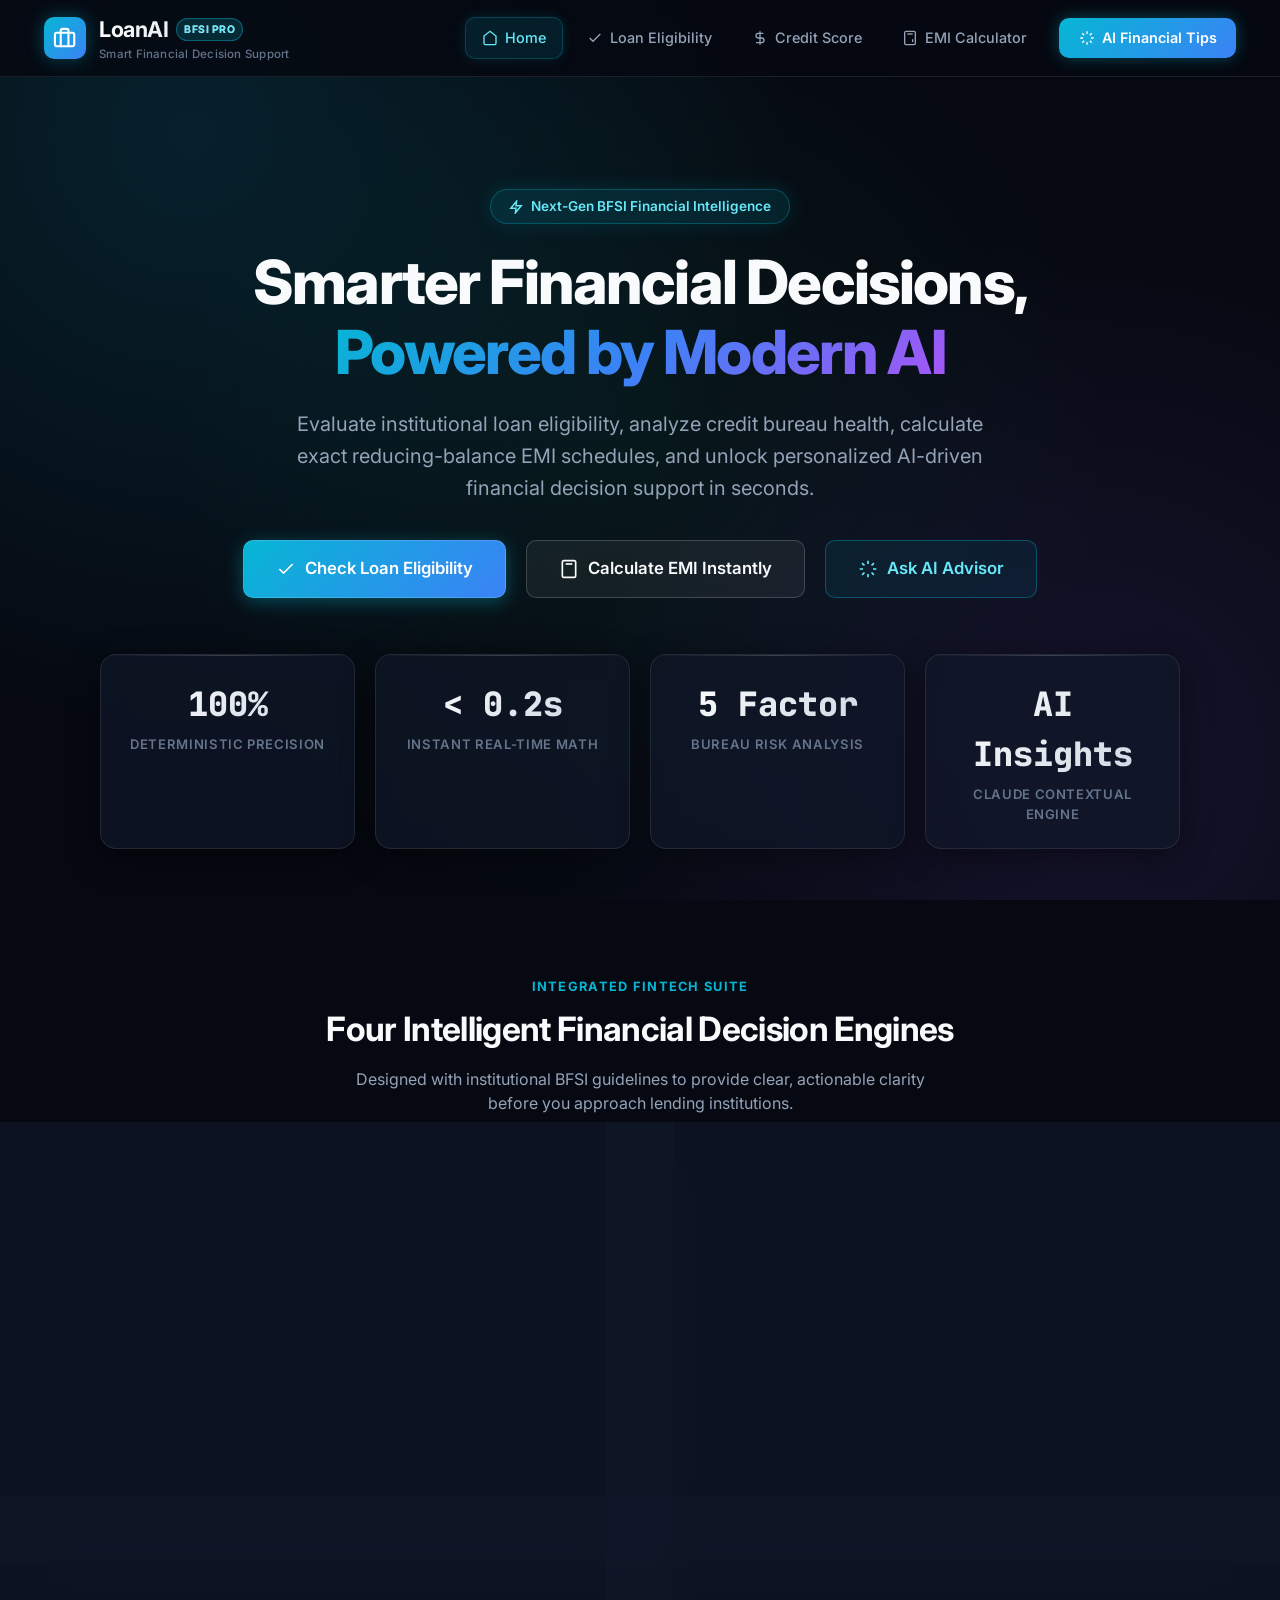
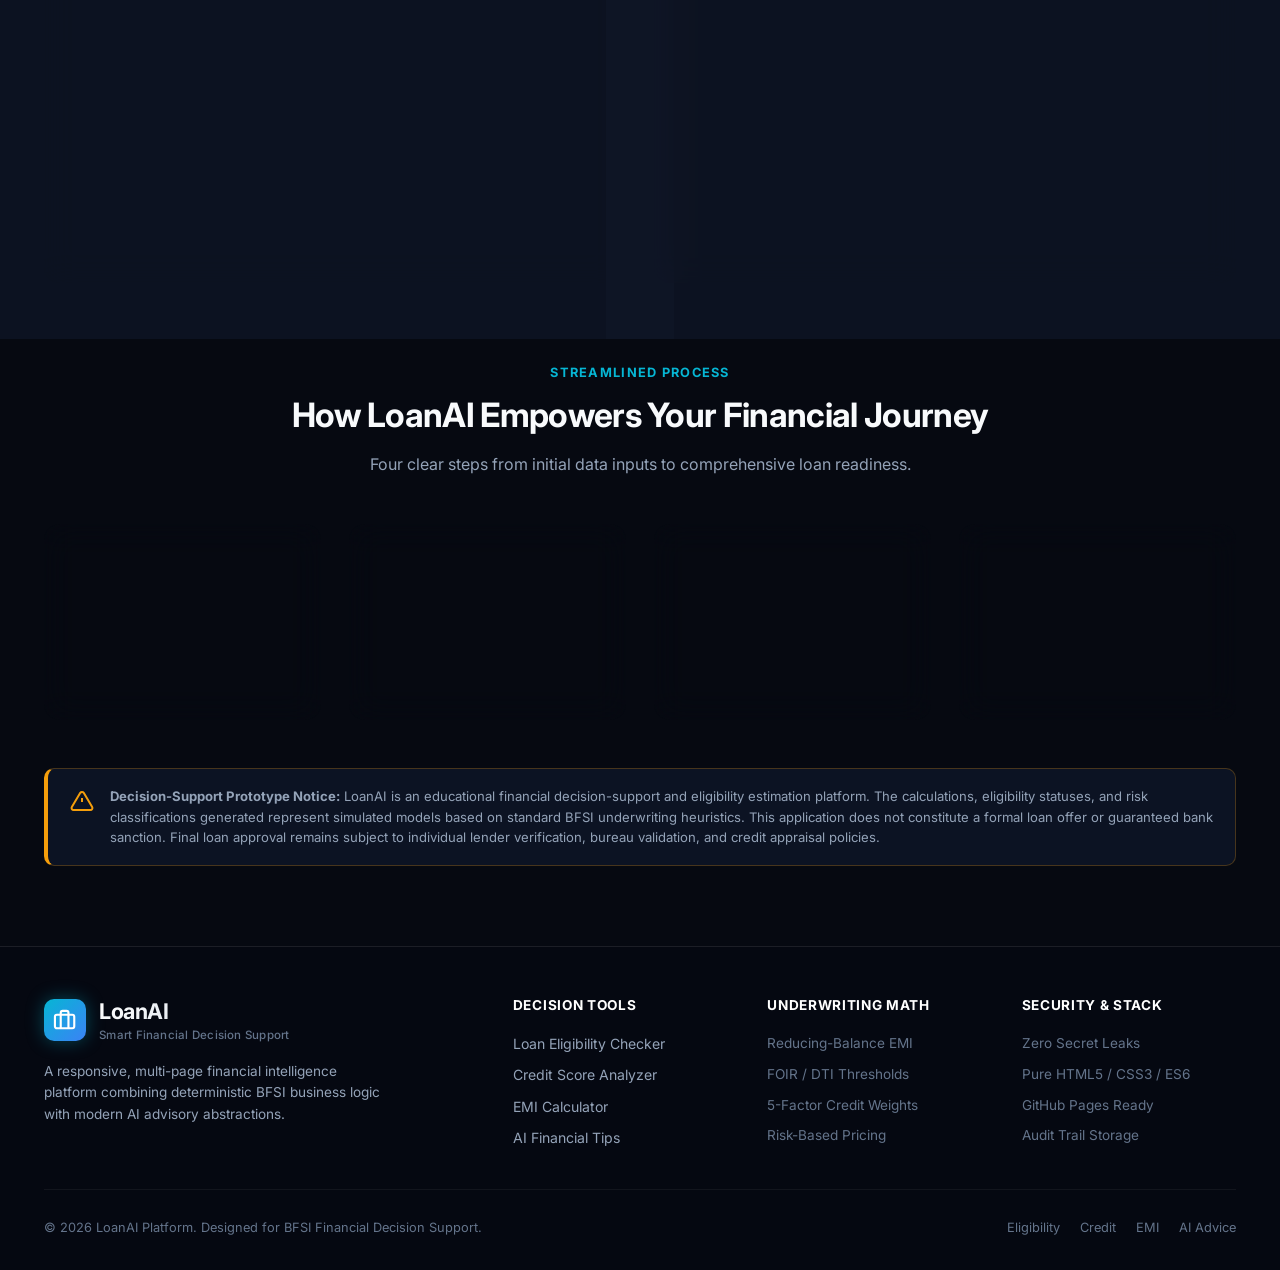
<file: index.html>
<!DOCTYPE html>
<html lang="en">
<head>
  <meta charset="UTF-8">
  <meta name="viewport" content="width=device-width, initial-scale=1.0">
  <title>LoanAI — Smart Financial Decision Support Platform</title>
  <meta name="description" content="AI-powered BFSI financial decision-support platform for loan eligibility estimation, credit health analysis, real-time EMI calculation, and personalized financial tips.">
  <link rel="stylesheet" href="css/style.css">
  <link rel="preconnect" href="https://fonts.googleapis.com">
  <link rel="preconnect" href="https://fonts.gstatic.com" crossorigin>
  <link href="https://fonts.googleapis.com/css2?family=Inter:wght@400;500;600;700;800&family=JetBrains+Mono:wght@500;700;800&display=swap" rel="stylesheet">
</head>
<body>

  <!-- Global Header & Sticky Navigation -->
  <header class="site-header">
    <div class="nav-container">
      <a href="index.html" class="brand-logo" aria-label="LoanAI Home">
        <div class="brand-icon">
          <svg viewBox="0 0 24 24" fill="none" stroke="currentColor" stroke-width="2.2" stroke-linecap="round" stroke-linejoin="round">
            <rect x="2" y="7" width="20" height="14" rx="2" ry="2"></rect>
            <path d="M16 21V5a2 2 0 0 0-2-2h-4a2 2 0 0 0-2 2v16"></path>
          </svg>
        </div>
        <div class="brand-text">
          <div class="brand-name">
            LoanAI
            <span class="brand-badge">BFSI Pro</span>
          </div>
          <div class="brand-subtitle">Smart Financial Decision Support</div>
        </div>
      </a>

      <!-- Desktop Navigation -->
      <nav class="main-nav" aria-label="Primary Navigation">
        <a href="index.html" class="nav-link active">
          <svg width="16" height="16" viewBox="0 0 24 24" fill="none" stroke="currentColor" stroke-width="2"><path d="M3 9l9-7 9 7v11a2 2 0 0 1-2 2H5a2 2 0 0 1-2-2z"></path></svg>
          Home
        </a>
        <a href="loan-eligibility.html" class="nav-link">
          <svg width="16" height="16" viewBox="0 0 24 24" fill="none" stroke="currentColor" stroke-width="2"><polyline points="20 6 9 17 4 12"></polyline></svg>
          Loan Eligibility
        </a>
        <a href="credit-score.html" class="nav-link">
          <svg width="16" height="16" viewBox="0 0 24 24" fill="none" stroke="currentColor" stroke-width="2"><path d="M12 2v20M17 5H9.5a3.5 3.5 0 0 0 0 7h5a3.5 3.5 0 0 1 0 7H6"></path></svg>
          Credit Score
        </a>
        <a href="emi-calculator.html" class="nav-link">
          <svg width="16" height="16" viewBox="0 0 24 24" fill="none" stroke="currentColor" stroke-width="2"><rect x="4" y="2" width="16" height="20" rx="2"></rect><line x1="8" y1="6" x2="16" y2="6"></line><line x1="16" y1="14" x2="16" y2="18"></line><path d="M8 10h.01"></path><path d="M12 10h.01"></path><path d="M16 10h.01"></path><path d="M8 14h.01"></path><path d="M12 14h.01"></path><path d="M8 18h.01"></path><path d="M12 18h.01"></path></svg>
          EMI Calculator
        </a>
        <a href="financial-tips.html" class="nav-link nav-link-cta">
          <svg width="16" height="16" viewBox="0 0 24 24" fill="none" stroke="currentColor" stroke-width="2"><path d="M12 2v4M12 18v4M4.93 4.93l2.83 2.83M16.24 16.24l2.83 2.83M2 12h4M18 12h4M4.93 19.07l2.83-2.83M16.24 7.76l2.83-2.83"></path></svg>
          AI Financial Tips
        </a>
      </nav>

      <!-- Mobile Hamburger Button -->
      <button class="mobile-nav-toggle" id="mobileNavToggle" aria-label="Toggle mobile menu" aria-expanded="false">
        <svg width="24" height="24" viewBox="0 0 24 24" fill="none" stroke="currentColor" stroke-width="2"><line x1="3" y1="12" x2="21" y2="12"></line><line x1="3" y1="6" x2="21" y2="6"></line><line x1="3" y1="18" x2="21" y2="18"></line></svg>
      </button>
    </div>
  </header>

  <!-- Mobile Navigation Drawer -->
  <div class="mobile-drawer" id="mobileDrawer">
    <a href="index.html" class="mobile-nav-link active">Home <span>&rarr;</span></a>
    <a href="loan-eligibility.html" class="mobile-nav-link">Loan Eligibility <span>&rarr;</span></a>
    <a href="credit-score.html" class="mobile-nav-link">Credit Score <span>&rarr;</span></a>
    <a href="emi-calculator.html" class="mobile-nav-link">EMI Calculator <span>&rarr;</span></a>
    <a href="financial-tips.html" class="mobile-nav-link" style="color: var(--primary-light);">AI Financial Tips <span>&rarr;</span></a>
  </div>

  <!-- Main Content -->
  <main class="main-content">
    <div class="container">
      
      <!-- Hero Section -->
      <section class="hero-section">
        <div class="hero-pill">
          <svg width="14" height="14" viewBox="0 0 24 24" fill="none" stroke="currentColor" stroke-width="2.5"><polygon points="13 2 3 14 12 14 11 22 21 10 12 10 13 2"></polygon></svg>
          Next-Gen BFSI Financial Intelligence
        </div>
        
        <h1 class="hero-title">
          Smarter Financial Decisions, <br>
          <span class="hero-title-highlight">Powered by Modern AI</span>
        </h1>

        <p class="hero-subtitle">
          Evaluate institutional loan eligibility, analyze credit bureau health, calculate exact reducing-balance EMI schedules, and unlock personalized AI-driven financial decision support in seconds.
        </p>

        <div class="hero-cta-group">
          <a href="loan-eligibility.html" class="btn btn-primary btn-lg">
            <svg width="20" height="20" viewBox="0 0 24 24" fill="none" stroke="currentColor" stroke-width="2"><polyline points="20 6 9 17 4 12"></polyline></svg>
            Check Loan Eligibility
          </a>
          <a href="emi-calculator.html" class="btn btn-secondary btn-lg">
            <svg width="20" height="20" viewBox="0 0 24 24" fill="none" stroke="currentColor" stroke-width="2"><rect x="4" y="2" width="16" height="20" rx="2"></rect><line x1="8" y1="6" x2="16" y2="6"></line></svg>
            Calculate EMI Instantly
          </a>
          <a href="financial-tips.html" class="btn btn-outline-cyan btn-lg">
            <svg width="20" height="20" viewBox="0 0 24 24" fill="none" stroke="currentColor" stroke-width="2"><path d="M12 2v4M12 18v4M4.93 4.93l2.83 2.83M16.24 16.24l2.83 2.83M2 12h4M18 12h4M4.93 19.07l2.83-2.83M16.24 7.76l2.83-2.83"></path></svg>
            Ask AI Advisor
          </a>
        </div>

        <!-- Metric Ticker Grid -->
        <div class="stats-ticker-grid">
          <div class="glass-panel stat-item">
            <div class="stat-num">100%</div>
            <div class="stat-label">Deterministic Precision</div>
          </div>
          <div class="glass-panel stat-item">
            <div class="stat-num">&lt; 0.2s</div>
            <div class="stat-label">Instant Real-Time Math</div>
          </div>
          <div class="glass-panel stat-item">
            <div class="stat-num">5 Factor</div>
            <div class="stat-label">Bureau Risk Analysis</div>
          </div>
          <div class="glass-panel stat-item">
            <div class="stat-num">AI Insights</div>
            <div class="stat-label">Claude Contextual Engine</div>
          </div>
        </div>
      </section>

      <!-- Four Core Modules Section -->
      <section style="margin-top: 4.5rem;">
        <div class="section-header">
          <div class="section-tag">Integrated Fintech Suite</div>
          <h2 class="section-title">Four Intelligent Financial Decision Engines</h2>
          <p class="section-desc">Designed with institutional BFSI guidelines to provide clear, actionable clarity before you approach lending institutions.</p>
        </div>

        <div class="grid grid-2">
          <!-- Card 1: Loan Eligibility -->
          <div class="glass-panel glass-card-interactive feature-card">
            <div class="feature-icon-wrap icon-cyan">
              <svg width="28" height="28" viewBox="0 0 24 24" fill="none" stroke="currentColor" stroke-width="2"><rect x="2" y="7" width="20" height="14" rx="2"></rect><path d="M16 21V5a2 2 0 0 0-2-2h-4a2 2 0 0 0-2 2v16"></path></svg>
            </div>
            <h3 class="feature-card-title">1. Loan Eligibility Checker</h3>
            <p class="feature-card-desc">
              Calculate maximum eligible borrowing capacity based on FOIR, Debt-to-Income (DTI), age horizons, and credit tiers. Get instant risk classification (Low, Moderate, High) with transparent factor scores.
            </p>
            <div class="feature-card-footer">
              <span>Dynamic FOIR & DTI Engine</span>
              <a href="loan-eligibility.html" style="color: var(--primary-light); font-weight: 600;">Launch Checker &rarr;</a>
            </div>
          </div>

          <!-- Card 2: Credit Score Analyzer -->
          <div class="glass-panel glass-card-interactive feature-card">
            <div class="feature-icon-wrap icon-emerald">
              <svg width="28" height="28" viewBox="0 0 24 24" fill="none" stroke="currentColor" stroke-width="2"><circle cx="12" cy="12" r="10"></circle><path d="M16 12l-4-4-4 4M12 16V8"></path></svg>
            </div>
            <h3 class="feature-card-title">2. Credit Score Analyzer</h3>
            <p class="feature-card-desc">
              Deconstruct your bureau score across 5 weighted factors: Payment History (35%), Credit Utilization (30%), Age (15%), Credit Mix (10%), and Recent Inquiries (10%). Receive a personalized 30/90-day action roadmap.
            </p>
            <div class="feature-card-footer">
              <span>Circular Gauge & Factor Weights</span>
              <a href="credit-score.html" style="color: #34d399; font-weight: 600;">Analyze Score &rarr;</a>
            </div>
          </div>

          <!-- Card 3: EMI Calculator -->
          <div class="glass-panel glass-card-interactive feature-card">
            <div class="feature-icon-wrap icon-violet">
              <svg width="28" height="28" viewBox="0 0 24 24" fill="none" stroke="currentColor" stroke-width="2"><rect x="4" y="2" width="16" height="20" rx="2"></rect><line x1="8" y1="6" x2="16" y2="6"></line><line x1="16" y1="14" x2="16" y2="18"></line></svg>
            </div>
            <h3 class="feature-card-title">3. Real-Time EMI Calculator</h3>
            <p class="feature-card-desc">
              Model monthly loan installments with standard reducing-balance calculations. Interactive animated SVG Donut chart highlights Principal vs. Interest percentage, coupled with a full year-by-year amortization schedule.
            </p>
            <div class="feature-card-footer">
              <span>Reducing Balance & Donut Visuals</span>
              <a href="emi-calculator.html" style="color: #c4b5fd; font-weight: 600;">Calculate EMI &rarr;</a>
            </div>
          </div>

          <!-- Card 4: AI Financial Tips -->
          <div class="glass-panel glass-card-interactive feature-card">
            <div class="feature-icon-wrap icon-amber">
              <svg width="28" height="28" viewBox="0 0 24 24" fill="none" stroke="currentColor" stroke-width="2"><path d="M12 2v4M12 18v4M4.93 4.93l2.83 2.83M16.24 16.24l2.83 2.83M2 12h4M18 12h4M4.93 19.07l2.83-2.83M16.24 7.76l2.83-2.83"></path></svg>
            </div>
            <h3 class="feature-card-title">4. AI Financial Advisor</h3>
            <p class="feature-card-desc">
              Get contextual, personalized guidance tailored to your exact cash flow, DTI, and financial goals. Includes instant prompt chips, stress testing scenarios, and structured actionable recommendations without exposing secret API keys.
            </p>
            <div class="feature-card-footer">
              <span>Claude Abstraction & Contextual Advice</span>
              <a href="financial-tips.html" style="color: #fbbf24; font-weight: 600;">Get AI Advice &rarr;</a>
            </div>
          </div>
        </div>
      </section>

      <!-- How It Works Workflow -->
      <section style="margin-top: 5rem;">
        <div class="section-header">
          <div class="section-tag">Streamlined Process</div>
          <h2 class="section-title">How LoanAI Empowers Your Financial Journey</h2>
          <p class="section-desc">Four clear steps from initial data inputs to comprehensive loan readiness.</p>
        </div>

        <div class="grid grid-4">
          <div class="glass-panel" style="padding: 1.5rem; text-align: center;">
            <div style="font-family: var(--font-mono); font-size: 1.8rem; font-weight: 800; color: var(--primary); margin-bottom: 0.5rem;">01</div>
            <h4 style="font-size: 1.05rem; font-weight: 700; margin-bottom: 0.5rem;">Input Cash Flow</h4>
            <p style="font-size: 0.85rem; color: var(--text-secondary);">Enter monthly earnings, current EMI commitments, and requested loan parameters.</p>
          </div>
          <div class="glass-panel" style="padding: 1.5rem; text-align: center;">
            <div style="font-family: var(--font-mono); font-size: 1.8rem; font-weight: 800; color: #10b981; margin-bottom: 0.5rem;">02</div>
            <h4 style="font-size: 1.05rem; font-weight: 700; margin-bottom: 0.5rem;">Deterministic Math</h4>
            <p style="font-size: 0.85rem; color: var(--text-secondary);">Standardized BFSI formulas compute exact DTI, FOIR caps, and max eligible capacity.</p>
          </div>
          <div class="glass-panel" style="padding: 1.5rem; text-align: center;">
            <div style="font-family: var(--font-mono); font-size: 1.8rem; font-weight: 800; color: #8b5cf6; margin-bottom: 0.5rem;">03</div>
            <h4 style="font-size: 1.05rem; font-weight: 700; margin-bottom: 0.5rem;">Bureau Analysis</h4>
            <p style="font-size: 0.85rem; color: var(--text-secondary);">Evaluate credit score health, factor weightings, and identify critical improvement flags.</p>
          </div>
          <div class="glass-panel" style="padding: 1.5rem; text-align: center;">
            <div style="font-family: var(--font-mono); font-size: 1.8rem; font-weight: 800; color: #f59e0b; margin-bottom: 0.5rem;">04</div>
            <h4 style="font-size: 1.05rem; font-weight: 700; margin-bottom: 0.5rem;">AI Advisory</h4>
            <p style="font-size: 0.85rem; color: var(--text-secondary);">Receive tailored action plans, rate optimization strategies, and emergency stress testing.</p>
          </div>
        </div>
      </section>

      <!-- Institutional Disclaimer Banner -->
      <div class="disclaimer-banner">
        <div class="disclaimer-icon">
          <svg width="24" height="24" viewBox="0 0 24 24" fill="none" stroke="currentColor" stroke-width="2"><path d="M10.29 3.86L1.82 18a2 2 0 0 0 1.71 3h16.94a2 2 0 0 0 1.71-3L13.71 3.86a2 2 0 0 0-3.42 0z"></path><line x1="12" y1="9" x2="12" y2="13"></line><line x1="12" y1="17" x2="12.01" y2="17"></line></svg>
        </div>
        <div class="disclaimer-text">
          <strong>Decision-Support Prototype Notice:</strong> LoanAI is an educational financial decision-support and eligibility estimation platform. The calculations, eligibility statuses, and risk classifications generated represent simulated models based on standard BFSI underwriting heuristics. This application does not constitute a formal loan offer or guaranteed bank sanction. Final loan approval remains subject to individual lender verification, bureau validation, and credit appraisal policies.
        </div>
      </div>

    </div>
  </main>

  <!-- Global Footer -->
  <footer class="site-footer">
    <div class="container">
      <div class="footer-grid">
        <div>
          <div class="brand-logo" style="margin-bottom: 1rem;">
            <div class="brand-icon">
              <svg viewBox="0 0 24 24" fill="none" stroke="currentColor" stroke-width="2.2"><rect x="2" y="7" width="20" height="14" rx="2"></rect><path d="M16 21V5a2 2 0 0 0-2-2h-4a2 2 0 0 0-2 2v16"></path></svg>
            </div>
            <div class="brand-text">
              <div class="brand-name">LoanAI</div>
              <div class="brand-subtitle">Smart Financial Decision Support</div>
            </div>
          </div>
          <p style="font-size: 0.85rem; color: var(--text-secondary); line-height: 1.6; max-width: 340px;">
            A responsive, multi-page financial intelligence platform combining deterministic BFSI business logic with modern AI advisory abstractions.
          </p>
        </div>

        <div>
          <h4 class="footer-col-title">Decision Tools</h4>
          <div class="footer-links">
            <a href="loan-eligibility.html">Loan Eligibility Checker</a>
            <a href="credit-score.html">Credit Score Analyzer</a>
            <a href="emi-calculator.html">EMI Calculator</a>
            <a href="financial-tips.html">AI Financial Tips</a>
          </div>
        </div>

        <div>
          <h4 class="footer-col-title">Underwriting Math</h4>
          <div class="footer-links">
            <span style="font-size: 0.85rem; color: var(--text-muted);">Reducing-Balance EMI</span>
            <span style="font-size: 0.85rem; color: var(--text-muted);">FOIR / DTI Thresholds</span>
            <span style="font-size: 0.85rem; color: var(--text-muted);">5-Factor Credit Weights</span>
            <span style="font-size: 0.85rem; color: var(--text-muted);">Risk-Based Pricing</span>
          </div>
        </div>

        <div>
          <h4 class="footer-col-title">Security & Stack</h4>
          <div class="footer-links">
            <span style="font-size: 0.85rem; color: var(--text-muted);">Zero Secret Leaks</span>
            <span style="font-size: 0.85rem; color: var(--text-muted);">Pure HTML5 / CSS3 / ES6</span>
            <span style="font-size: 0.85rem; color: var(--text-muted);">GitHub Pages Ready</span>
            <span style="font-size: 0.85rem; color: var(--text-muted);">Audit Trail Storage</span>
          </div>
        </div>
      </div>

      <div class="footer-bottom">
        <div>&copy; 2026 LoanAI Platform. Designed for BFSI Financial Decision Support.</div>
        <div style="display: flex; gap: 1.25rem;">
          <a href="loan-eligibility.html">Eligibility</a>
          <a href="credit-score.html">Credit</a>
          <a href="emi-calculator.html">EMI</a>
          <a href="financial-tips.html">AI Advice</a>
        </div>
      </div>
    </div>
  </footer>

  <!-- Scripts -->
  <script src="js/main.js"></script>
</body>
</html>
</file>
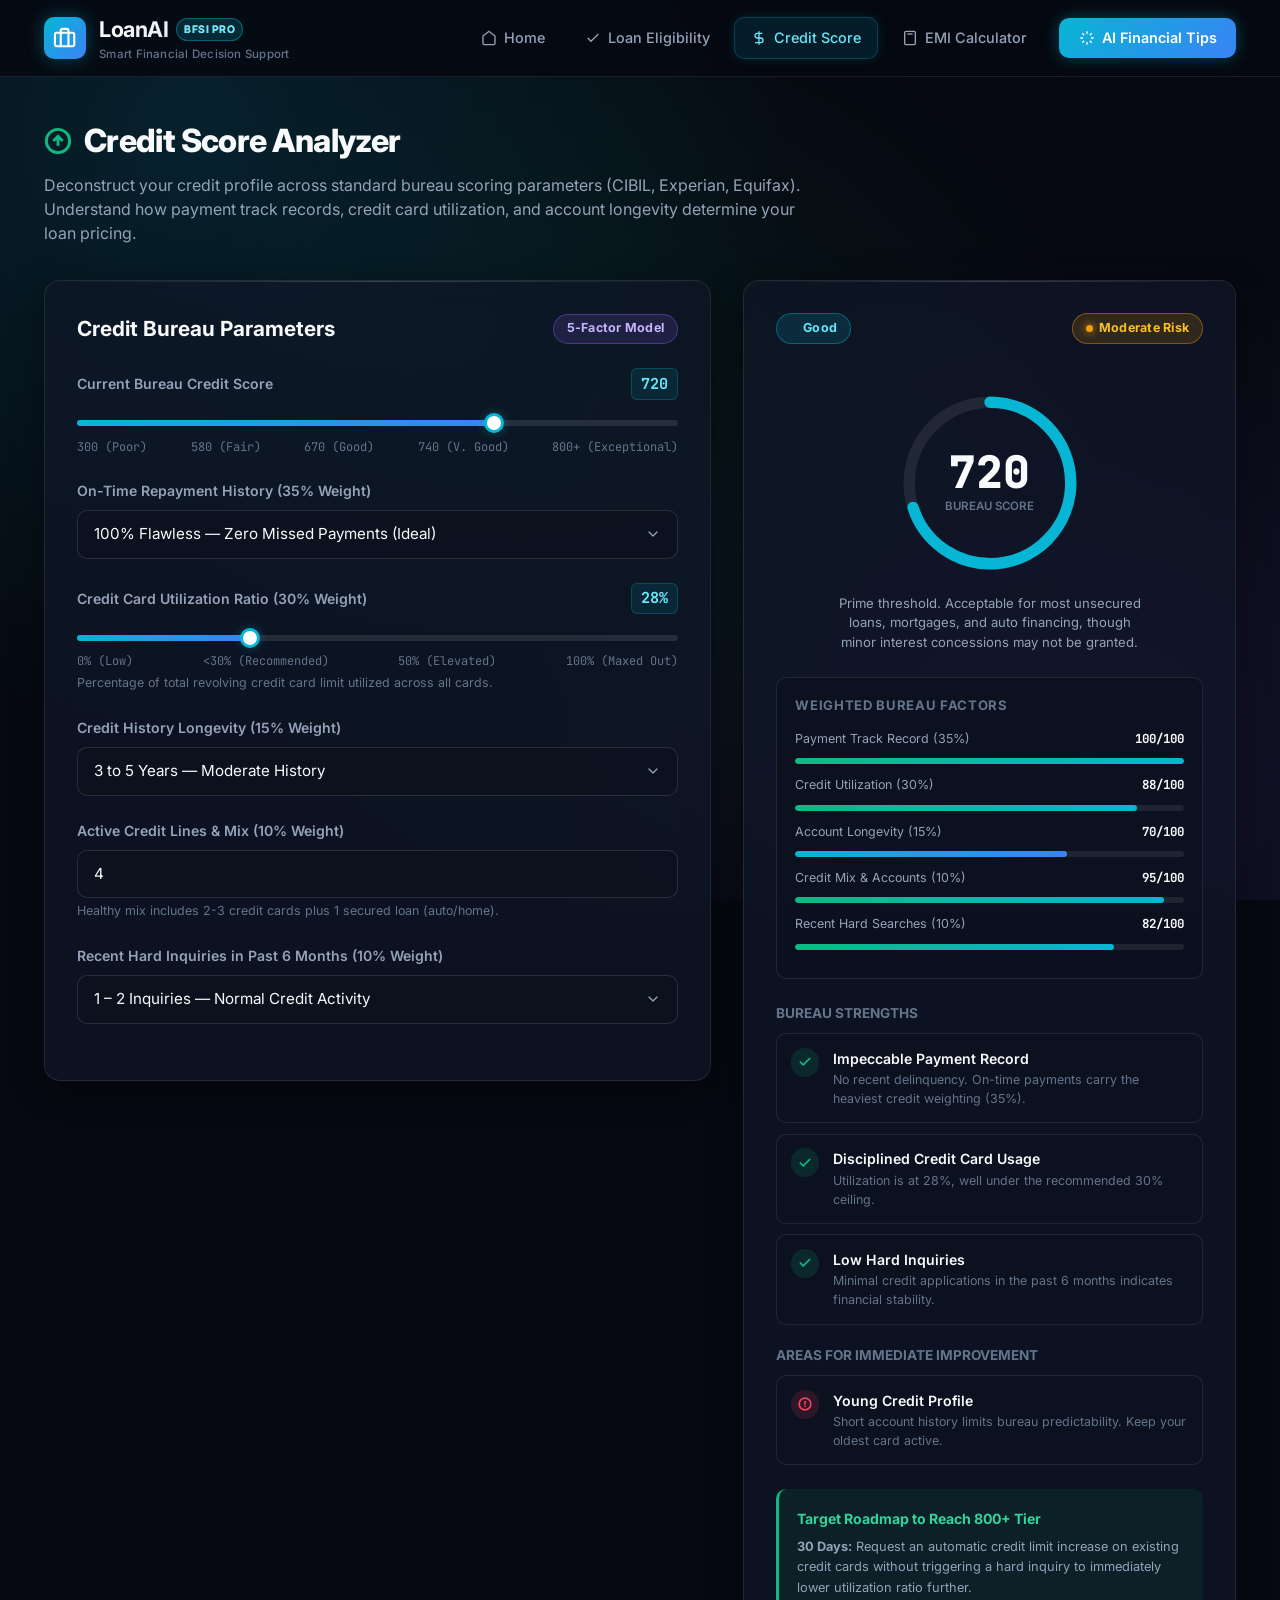
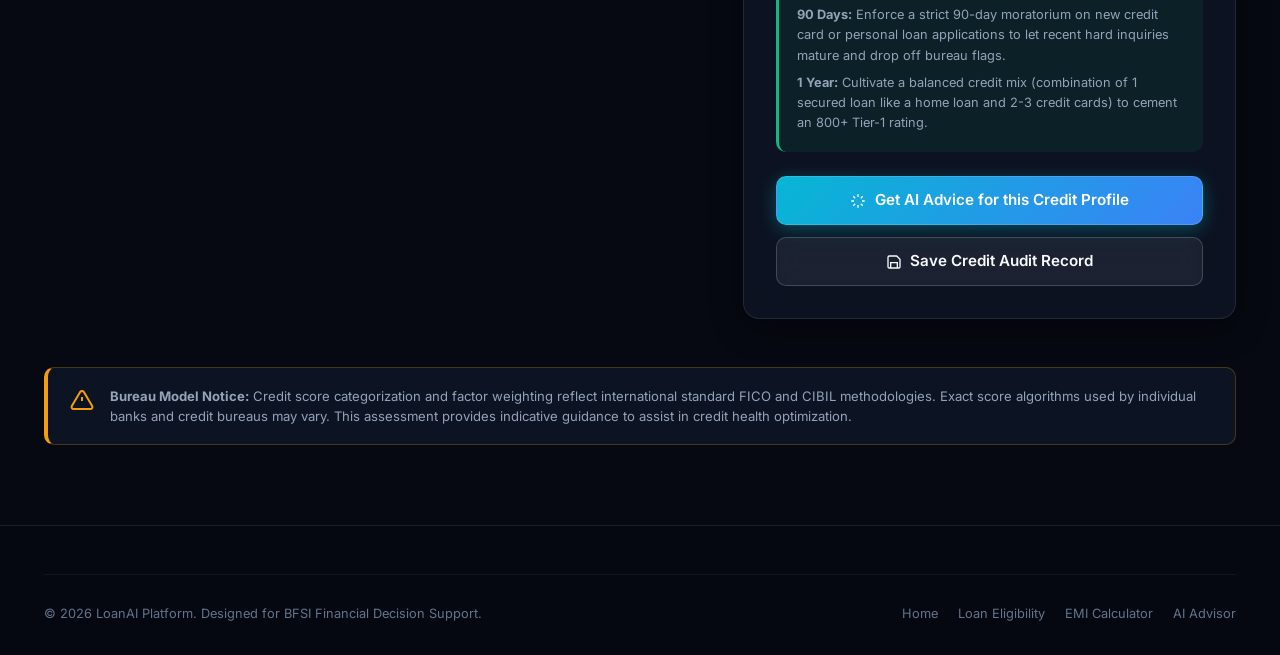
<file: credit-score.html>
<!DOCTYPE html>
<html lang="en">
<head>
  <meta charset="UTF-8">
  <meta name="viewport" content="width=device-width, initial-scale=1.0">
  <title>Credit Score Analyzer — LoanAI Decision Support</title>
  <meta name="description" content="Analyze your credit score health across 5 bureau-weighted factors, understand risk classifications, and access personalized 30/90-day improvement plans.">
  <link rel="stylesheet" href="css/style.css">
  <link rel="preconnect" href="https://fonts.googleapis.com">
  <link rel="preconnect" href="https://fonts.gstatic.com" crossorigin>
  <link href="https://fonts.googleapis.com/css2?family=Inter:wght@400;500;600;700;800&family=JetBrains+Mono:wght@500;700;800&display=swap" rel="stylesheet">
</head>
<body>

  <!-- Global Header & Sticky Navigation -->
  <header class="site-header">
    <div class="nav-container">
      <a href="index.html" class="brand-logo" aria-label="LoanAI Home">
        <div class="brand-icon">
          <svg viewBox="0 0 24 24" fill="none" stroke="currentColor" stroke-width="2.2" stroke-linecap="round" stroke-linejoin="round">
            <rect x="2" y="7" width="20" height="14" rx="2" ry="2"></rect>
            <path d="M16 21V5a2 2 0 0 0-2-2h-4a2 2 0 0 0-2 2v16"></path>
          </svg>
        </div>
        <div class="brand-text">
          <div class="brand-name">
            LoanAI
            <span class="brand-badge">BFSI Pro</span>
          </div>
          <div class="brand-subtitle">Smart Financial Decision Support</div>
        </div>
      </a>

      <!-- Desktop Navigation -->
      <nav class="main-nav" aria-label="Primary Navigation">
        <a href="index.html" class="nav-link">
          <svg width="16" height="16" viewBox="0 0 24 24" fill="none" stroke="currentColor" stroke-width="2"><path d="M3 9l9-7 9 7v11a2 2 0 0 1-2 2H5a2 2 0 0 1-2-2z"></path></svg>
          Home
        </a>
        <a href="loan-eligibility.html" class="nav-link">
          <svg width="16" height="16" viewBox="0 0 24 24" fill="none" stroke="currentColor" stroke-width="2"><polyline points="20 6 9 17 4 12"></polyline></svg>
          Loan Eligibility
        </a>
        <a href="credit-score.html" class="nav-link active">
          <svg width="16" height="16" viewBox="0 0 24 24" fill="none" stroke="currentColor" stroke-width="2"><path d="M12 2v20M17 5H9.5a3.5 3.5 0 0 0 0 7h5a3.5 3.5 0 0 1 0 7H6"></path></svg>
          Credit Score
        </a>
        <a href="emi-calculator.html" class="nav-link">
          <svg width="16" height="16" viewBox="0 0 24 24" fill="none" stroke="currentColor" stroke-width="2"><rect x="4" y="2" width="16" height="20" rx="2"></rect><line x1="8" y1="6" x2="16" y2="6"></line></svg>
          EMI Calculator
        </a>
        <a href="financial-tips.html" class="nav-link nav-link-cta">
          <svg width="16" height="16" viewBox="0 0 24 24" fill="none" stroke="currentColor" stroke-width="2"><path d="M12 2v4M12 18v4M4.93 4.93l2.83 2.83M16.24 16.24l2.83 2.83M2 12h4M18 12h4M4.93 19.07l2.83-2.83M16.24 7.76l2.83-2.83"></path></svg>
          AI Financial Tips
        </a>
      </nav>

      <!-- Mobile Hamburger Button -->
      <button class="mobile-nav-toggle" id="mobileNavToggle" aria-label="Toggle mobile menu" aria-expanded="false">
        <svg width="24" height="24" viewBox="0 0 24 24" fill="none" stroke="currentColor" stroke-width="2"><line x1="3" y1="12" x2="21" y2="12"></line><line x1="3" y1="6" x2="21" y2="6"></line><line x1="3" y1="18" x2="21" y2="18"></line></svg>
      </button>
    </div>
  </header>

  <!-- Mobile Navigation Drawer -->
  <div class="mobile-drawer" id="mobileDrawer">
    <a href="index.html" class="mobile-nav-link">Home <span>&rarr;</span></a>
    <a href="loan-eligibility.html" class="mobile-nav-link">Loan Eligibility <span>&rarr;</span></a>
    <a href="credit-score.html" class="mobile-nav-link active">Credit Score <span>&rarr;</span></a>
    <a href="emi-calculator.html" class="mobile-nav-link">EMI Calculator <span>&rarr;</span></a>
    <a href="financial-tips.html" class="mobile-nav-link" style="color: var(--primary-light);">AI Financial Tips <span>&rarr;</span></a>
  </div>

  <!-- Main Content -->
  <main class="main-content">
    <div class="container">
      
      <!-- Page Intro Header -->
      <div class="page-intro-header">
        <h1 class="page-title">
          <svg width="28" height="28" viewBox="0 0 24 24" fill="none" stroke="#10b981" stroke-width="2.5"><circle cx="12" cy="12" r="10"></circle><path d="M16 12l-4-4-4 4M12 16V8"></path></svg>
          Credit Score Analyzer
        </h1>
        <p class="page-description">
          Deconstruct your credit profile across standard bureau scoring parameters (CIBIL, Experian, Equifax). Understand how payment track records, credit card utilization, and account longevity determine your loan pricing.
        </p>
      </div>

      <!-- Two-Column Interactive Grid -->
      <div class="app-layout-grid">
        
        <!-- Column 1: Credit Profile Form -->
        <section class="glass-panel" aria-labelledby="credit-form-heading">
          <h2 id="credit-form-heading" style="font-size: 1.3rem; font-weight: 700; margin-bottom: 1.5rem; display: flex; align-items: center; justify-content: space-between;">
            <span>Credit Bureau Parameters</span>
            <span class="badge badge-purple">5-Factor Model</span>
          </h2>

          <form id="creditAuditForm" onsubmit="event.preventDefault();">
            
            <!-- Credit Score Slider -->
            <div class="form-group">
              <div class="form-label-wrap">
                <label for="creditScoreInput" class="form-label">Current Bureau Credit Score</label>
                <span id="creditScoreDisplay" class="form-value-display">720</span>
              </div>
              <input type="range" id="creditScoreInput" class="slider-control" min="300" max="900" value="720">
              <div class="slider-meta-bounds">
                <span>300 (Poor)</span>
                <span>580 (Fair)</span>
                <span>670 (Good)</span>
                <span>740 (V. Good)</span>
                <span>800+ (Exceptional)</span>
              </div>
            </div>

            <!-- Payment Track Record -->
            <div class="form-group">
              <div class="form-label-wrap">
                <label for="paymentHistorySelect" class="form-label">
                  On-Time Repayment History (35% Weight)
                </label>
              </div>
              <select id="paymentHistorySelect" class="input-control">
                <option value="100" selected>100% Flawless — Zero Missed Payments (Ideal)</option>
                <option value="98-99">98% – 99% — 1 Minor Late Payment Over 12 Mos</option>
                <option value="95-97">95% – 97% — 2-3 Delayed Payments</option>
                <option value="90-94">90% – 94% — Multiple Delinquencies (30+ Days)</option>
                <option value="<90">&lt; 90% — Serious Default / Settlement on Record</option>
              </select>
            </div>

            <!-- Credit Card Utilization Slider -->
            <div class="form-group">
              <div class="form-label-wrap">
                <label for="utilizationInput" class="form-label">
                  Credit Card Utilization Ratio (30% Weight)
                </label>
                <span id="utilizationDisplay" class="form-value-display">28%</span>
              </div>
              <input type="range" id="utilizationInput" class="slider-control" min="0" max="100" value="28">
              <div class="slider-meta-bounds">
                <span>0% (Low)</span>
                <span>&lt;30% (Recommended)</span>
                <span>50% (Elevated)</span>
                <span>100% (Maxed Out)</span>
              </div>
              <small style="color: var(--text-muted); font-size: 0.78rem; display: block; margin-top: 0.25rem;">
                Percentage of total revolving credit card limit utilized across all cards.
              </small>
            </div>

            <!-- Average Credit Age -->
            <div class="form-group">
              <div class="form-label-wrap">
                <label for="creditAgeSelect" class="form-label">
                  Credit History Longevity (15% Weight)
                </label>
              </div>
              <select id="creditAgeSelect" class="input-control">
                <option value="8+">8+ Years — Mature Credit Track Record</option>
                <option value="5-8">5 to 8 Years — Established History</option>
                <option value="3-5" selected>3 to 5 Years — Moderate History</option>
                <option value="1-3">1 to 3 Years — Developing Credit Profile</option>
                <option value="<1">&lt; 1 Year — New to Credit Bureau</option>
              </select>
            </div>

            <!-- Active Accounts Count -->
            <div class="form-group">
              <div class="form-label-wrap">
                <label for="activeAccountsInput" class="form-label">
                  Active Credit Lines & Mix (10% Weight)
                </label>
              </div>
              <input type="number" id="activeAccountsInput" class="input-control" value="4" min="1" max="30">
              <small style="color: var(--text-muted); font-size: 0.78rem; display: block; margin-top: 0.25rem;">
                Healthy mix includes 2-3 credit cards plus 1 secured loan (auto/home).
              </small>
            </div>

            <!-- Recent Inquiries -->
            <div class="form-group">
              <div class="form-label-wrap">
                <label for="recentInquiriesSelect" class="form-label">
                  Recent Hard Inquiries in Past 6 Months (10% Weight)
                </label>
              </div>
              <select id="recentInquiriesSelect" class="input-control">
                <option value="0">0 Inquiries — Zero Recent Searches (Best)</option>
                <option value="1-2" selected>1 – 2 Inquiries — Normal Credit Activity</option>
                <option value="3-4">3 – 4 Inquiries — Elevated Applications</option>
                <option value="5+">5+ Inquiries — Credit Hungry Behavior Alert</option>
              </select>
            </div>

          </form>
        </section>

        <!-- Column 2: Sticky Dynamic Assessment Card -->
        <aside class="glass-panel app-sidebar-sticky" aria-label="Credit Score Health Audit">
          
          <!-- Badges -->
          <div style="display: flex; align-items: center; justify-content: space-between; margin-bottom: 1.25rem;">
            <div id="creditHealthCategoryBadge" class="badge badge-primary">
              <span class="badge-dot"></span> Good
            </div>
            <div id="creditRiskTierBadge" class="badge badge-warning">
              <span class="badge-dot"></span> Moderate Risk
            </div>
          </div>

          <!-- Circular Score Meter -->
          <div class="score-gauge-box">
            <div class="score-circular-wrap">
              <svg class="score-circular-svg" viewBox="0 0 200 200">
                <circle class="score-bg-circle" cx="100" cy="100" r="85"></circle>
                <circle id="creditGaugeCircle" class="score-progress-circle" cx="100" cy="100" r="85"></circle>
              </svg>
              <div class="score-center-text">
                <span id="creditGaugeNumber" class="score-number">720</span>
                <span class="score-sublabel">Bureau Score</span>
              </div>
            </div>
            <p id="creditSummaryDesc" style="font-size: 0.82rem; color: var(--text-secondary); line-height: 1.5; max-width: 320px;">
              Prime threshold rating. High probability of loan approval with competitive rate tiering.
            </p>
          </div>

          <!-- 5-Factor Weighted Progress Bars -->
          <div style="margin-bottom: 1.5rem; padding: 1.15rem; background: rgba(12, 18, 30, 0.7); border-radius: var(--radius-sm); border: 1px solid var(--glass-border);">
            <h4 style="font-size: 0.82rem; font-weight: 700; text-transform: uppercase; color: var(--text-muted); margin-bottom: 0.9rem; letter-spacing: 0.05em;">
              Weighted Bureau Factors
            </h4>

            <!-- Factor 1 -->
            <div style="margin-bottom: 0.75rem;">
              <div style="display: flex; justify-content: space-between; font-size: 0.78rem; margin-bottom: 0.25rem;">
                <span style="color: var(--text-secondary);">Payment Track Record (35%)</span>
                <span id="factorPaymentScore" style="font-family: var(--font-mono); font-weight: 700;">85/100</span>
              </div>
              <div class="progress-bar-wrap" style="height: 6px;">
                <div id="factorPaymentBar" class="progress-bar-fill" style="width: 85%;"></div>
              </div>
            </div>

            <!-- Factor 2 -->
            <div style="margin-bottom: 0.75rem;">
              <div style="display: flex; justify-content: space-between; font-size: 0.78rem; margin-bottom: 0.25rem;">
                <span style="color: var(--text-secondary);">Credit Utilization (30%)</span>
                <span id="factorUtilScore" style="font-family: var(--font-mono); font-weight: 700;">88/100</span>
              </div>
              <div class="progress-bar-wrap" style="height: 6px;">
                <div id="factorUtilBar" class="progress-bar-fill" style="width: 88%;"></div>
              </div>
            </div>

            <!-- Factor 3 -->
            <div style="margin-bottom: 0.75rem;">
              <div style="display: flex; justify-content: space-between; font-size: 0.78rem; margin-bottom: 0.25rem;">
                <span style="color: var(--text-secondary);">Account Longevity (15%)</span>
                <span id="factorAgeScore" style="font-family: var(--font-mono); font-weight: 700;">70/100</span>
              </div>
              <div class="progress-bar-wrap" style="height: 6px;">
                <div id="factorAgeBar" class="progress-bar-fill" style="width: 70%;"></div>
              </div>
            </div>

            <!-- Factor 4 -->
            <div style="margin-bottom: 0.75rem;">
              <div style="display: flex; justify-content: space-between; font-size: 0.78rem; margin-bottom: 0.25rem;">
                <span style="color: var(--text-secondary);">Credit Mix & Accounts (10%)</span>
                <span id="factorMixScore" style="font-family: var(--font-mono); font-weight: 700;">95/100</span>
              </div>
              <div class="progress-bar-wrap" style="height: 6px;">
                <div id="factorMixBar" class="progress-bar-fill" style="width: 95%;"></div>
              </div>
            </div>

            <!-- Factor 5 -->
            <div>
              <div style="display: flex; justify-content: space-between; font-size: 0.78rem; margin-bottom: 0.25rem;">
                <span style="color: var(--text-secondary);">Recent Hard Searches (10%)</span>
                <span id="factorInquiryScore" style="font-family: var(--font-mono); font-weight: 700;">82/100</span>
              </div>
              <div class="progress-bar-wrap" style="height: 6px;">
                <div id="factorInquiryBar" class="progress-bar-fill" style="width: 82%;"></div>
              </div>
            </div>
          </div>

          <!-- Positive Highlights & Red Flags -->
          <div style="margin-bottom: 1.25rem;">
            <h4 style="font-size: 0.85rem; font-weight: 700; text-transform: uppercase; color: var(--text-muted); margin-bottom: 0.65rem;">
              Bureau Strengths
            </h4>
            <div id="creditPositiveHighlights"></div>
          </div>

          <div style="margin-bottom: 1.5rem;">
            <h4 style="font-size: 0.85rem; font-weight: 700; text-transform: uppercase; color: var(--text-muted); margin-bottom: 0.65rem;">
              Areas for Immediate Improvement
            </h4>
            <div id="creditImprovementFlags"></div>
          </div>

          <!-- Personalized Action Plan -->
          <div style="padding: 1.15rem; background: rgba(16, 185, 129, 0.08); border-left: 3px solid #10b981; border-radius: var(--radius-sm); margin-bottom: 1.5rem;">
            <h4 style="font-size: 0.88rem; font-weight: 700; color: #34d399; margin-bottom: 0.5rem;">
              Target Roadmap to Reach 800+ Tier
            </h4>
            <div style="font-size: 0.8rem; color: var(--text-secondary); line-height: 1.6;">
              <p><strong>30 Days:</strong> <span id="roadmap30Day">Pay down card balances under 30%.</span></p>
              <p style="margin-top: 0.4rem;"><strong>90 Days:</strong> <span id="roadmap90Day">Pause new credit card or loan inquiries.</span></p>
              <p style="margin-top: 0.4rem;"><strong>1 Year:</strong> <span id="roadmap1Year">Maintain oldest active accounts.</span></p>
            </div>
          </div>

          <!-- Action Buttons -->
          <div style="display: flex; flex-direction: column; gap: 0.75rem;">
            <button id="sendCreditToAiBtn" class="btn btn-primary btn-block">
              <svg width="16" height="16" viewBox="0 0 24 24" fill="none" stroke="currentColor" stroke-width="2"><path d="M12 2v4M12 18v4M4.93 4.93l2.83 2.83M16.24 16.24l2.83 2.83M2 12h4M18 12h4M4.93 19.07l2.83-2.83M16.24 7.76l2.83-2.83"></path></svg>
              Get AI Advice for this Credit Profile
            </button>
            <button id="saveCreditAnalysisBtn" class="btn btn-secondary btn-block">
              <svg width="16" height="16" viewBox="0 0 24 24" fill="none" stroke="currentColor" stroke-width="2"><path d="M19 21H5a2 2 0 0 1-2-2V5a2 2 0 0 1 2-2h11l5 5v11a2 2 0 0 1-2 2z"></path><polyline points="17 21 17 13 7 13 7 21"></polyline></svg>
              Save Credit Audit Record
            </button>
          </div>

        </aside>

      </div>

      <!-- Institutional Disclaimer Banner -->
      <div class="disclaimer-banner">
        <div class="disclaimer-icon">
          <svg width="24" height="24" viewBox="0 0 24 24" fill="none" stroke="currentColor" stroke-width="2"><path d="M10.29 3.86L1.82 18a2 2 0 0 0 1.71 3h16.94a2 2 0 0 0 1.71-3L13.71 3.86a2 2 0 0 0-3.42 0z"></path><line x1="12" y1="9" x2="12" y2="13"></line><line x1="12" y1="17" x2="12.01" y2="17"></line></svg>
        </div>
        <div class="disclaimer-text">
          <strong>Bureau Model Notice:</strong> Credit score categorization and factor weighting reflect international standard FICO and CIBIL methodologies. Exact score algorithms used by individual banks and credit bureaus may vary. This assessment provides indicative guidance to assist in credit health optimization.
        </div>
      </div>

    </div>
  </main>

  <!-- Global Footer -->
  <footer class="site-footer">
    <div class="container">
      <div class="footer-bottom">
        <div>&copy; 2026 LoanAI Platform. Designed for BFSI Financial Decision Support.</div>
        <div style="display: flex; gap: 1.25rem;">
          <a href="index.html">Home</a>
          <a href="loan-eligibility.html">Loan Eligibility</a>
          <a href="emi-calculator.html">EMI Calculator</a>
          <a href="financial-tips.html">AI Advisor</a>
        </div>
      </div>
    </div>
  </footer>

  <!-- Scripts -->
  <script src="js/main.js"></script>
  <script src="js/ai.js"></script>
  <script src="js/credit.js"></script>
</body>
</html>
</file>
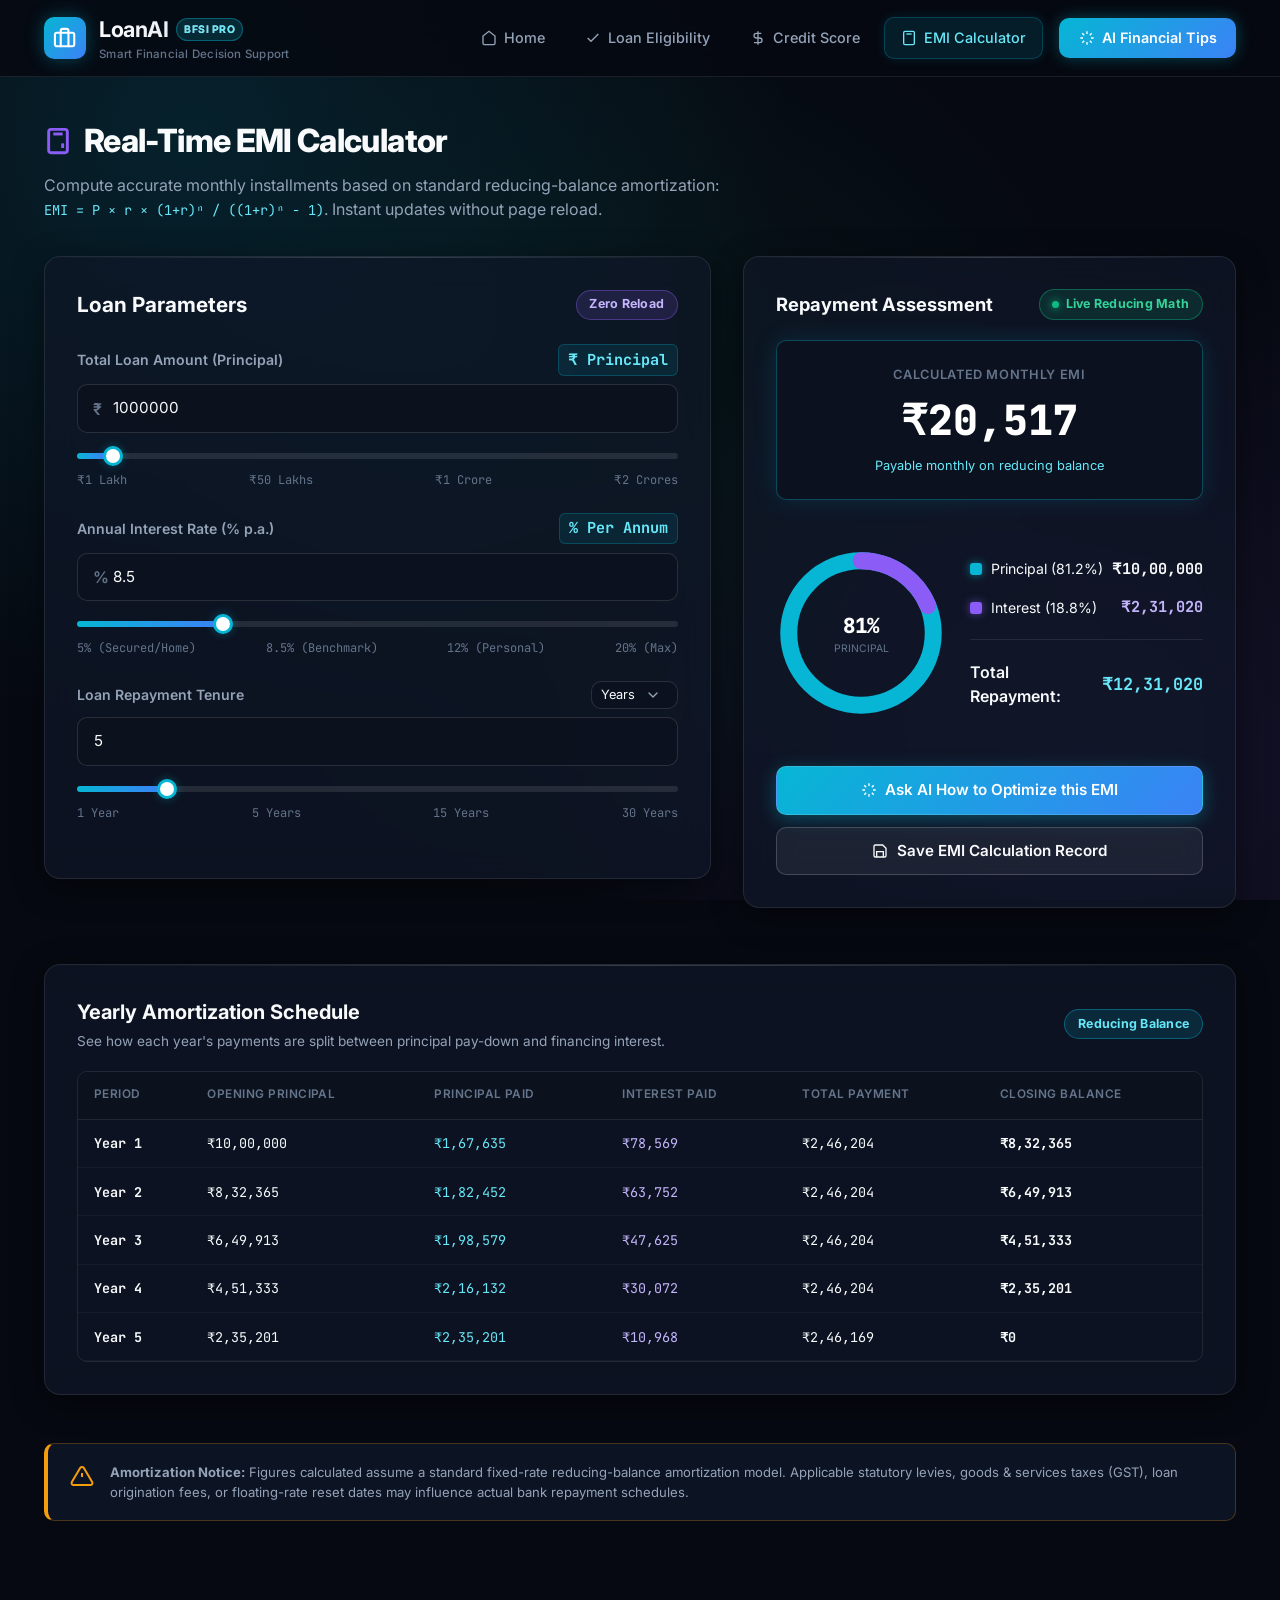
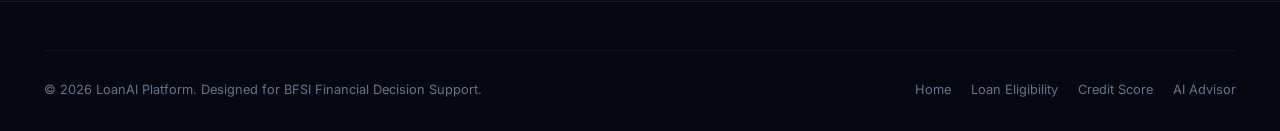
<file: emi-calculator.html>
<!DOCTYPE html>
<html lang="en">
<head>
  <meta charset="UTF-8">
  <meta name="viewport" content="width=device-width, initial-scale=1.0">
  <title>EMI Calculator — LoanAI Decision Support</title>
  <meta name="description" content="Calculate real-time reducing-balance loan EMIs, view principal vs interest donut breakdown, and analyze full yearly amortization schedules.">
  <link rel="stylesheet" href="css/style.css">
  <link rel="preconnect" href="https://fonts.googleapis.com">
  <link rel="preconnect" href="https://fonts.gstatic.com" crossorigin>
  <link href="https://fonts.googleapis.com/css2?family=Inter:wght@400;500;600;700;800&family=JetBrains+Mono:wght@500;700;800&display=swap" rel="stylesheet">
</head>
<body>

  <!-- Global Header & Sticky Navigation -->
  <header class="site-header">
    <div class="nav-container">
      <a href="index.html" class="brand-logo" aria-label="LoanAI Home">
        <div class="brand-icon">
          <svg viewBox="0 0 24 24" fill="none" stroke="currentColor" stroke-width="2.2" stroke-linecap="round" stroke-linejoin="round">
            <rect x="2" y="7" width="20" height="14" rx="2" ry="2"></rect>
            <path d="M16 21V5a2 2 0 0 0-2-2h-4a2 2 0 0 0-2 2v16"></path>
          </svg>
        </div>
        <div class="brand-text">
          <div class="brand-name">
            LoanAI
            <span class="brand-badge">BFSI Pro</span>
          </div>
          <div class="brand-subtitle">Smart Financial Decision Support</div>
        </div>
      </a>

      <!-- Desktop Navigation -->
      <nav class="main-nav" aria-label="Primary Navigation">
        <a href="index.html" class="nav-link">
          <svg width="16" height="16" viewBox="0 0 24 24" fill="none" stroke="currentColor" stroke-width="2"><path d="M3 9l9-7 9 7v11a2 2 0 0 1-2 2H5a2 2 0 0 1-2-2z"></path></svg>
          Home
        </a>
        <a href="loan-eligibility.html" class="nav-link">
          <svg width="16" height="16" viewBox="0 0 24 24" fill="none" stroke="currentColor" stroke-width="2"><polyline points="20 6 9 17 4 12"></polyline></svg>
          Loan Eligibility
        </a>
        <a href="credit-score.html" class="nav-link">
          <svg width="16" height="16" viewBox="0 0 24 24" fill="none" stroke="currentColor" stroke-width="2"><path d="M12 2v20M17 5H9.5a3.5 3.5 0 0 0 0 7h5a3.5 3.5 0 0 1 0 7H6"></path></svg>
          Credit Score
        </a>
        <a href="emi-calculator.html" class="nav-link active">
          <svg width="16" height="16" viewBox="0 0 24 24" fill="none" stroke="currentColor" stroke-width="2"><rect x="4" y="2" width="16" height="20" rx="2"></rect><line x1="8" y1="6" x2="16" y2="6"></line></svg>
          EMI Calculator
        </a>
        <a href="financial-tips.html" class="nav-link nav-link-cta">
          <svg width="16" height="16" viewBox="0 0 24 24" fill="none" stroke="currentColor" stroke-width="2"><path d="M12 2v4M12 18v4M4.93 4.93l2.83 2.83M16.24 16.24l2.83 2.83M2 12h4M18 12h4M4.93 19.07l2.83-2.83M16.24 7.76l2.83-2.83"></path></svg>
          AI Financial Tips
        </a>
      </nav>

      <!-- Mobile Hamburger Button -->
      <button class="mobile-nav-toggle" id="mobileNavToggle" aria-label="Toggle mobile menu" aria-expanded="false">
        <svg width="24" height="24" viewBox="0 0 24 24" fill="none" stroke="currentColor" stroke-width="2"><line x1="3" y1="12" x2="21" y2="12"></line><line x1="3" y1="6" x2="21" y2="6"></line><line x1="3" y1="18" x2="21" y2="18"></line></svg>
      </button>
    </div>
  </header>

  <!-- Mobile Navigation Drawer -->
  <div class="mobile-drawer" id="mobileDrawer">
    <a href="index.html" class="mobile-nav-link">Home <span>&rarr;</span></a>
    <a href="loan-eligibility.html" class="mobile-nav-link">Loan Eligibility <span>&rarr;</span></a>
    <a href="credit-score.html" class="mobile-nav-link">Credit Score <span>&rarr;</span></a>
    <a href="emi-calculator.html" class="mobile-nav-link active">EMI Calculator <span>&rarr;</span></a>
    <a href="financial-tips.html" class="mobile-nav-link" style="color: var(--primary-light);">AI Financial Tips <span>&rarr;</span></a>
  </div>

  <!-- Main Content -->
  <main class="main-content">
    <div class="container">
      
      <!-- Page Intro Header -->
      <div class="page-intro-header">
        <h1 class="page-title">
          <svg width="28" height="28" viewBox="0 0 24 24" fill="none" stroke="#8b5cf6" stroke-width="2.5"><rect x="4" y="2" width="16" height="20" rx="2"></rect><line x1="8" y1="6" x2="16" y2="6"></line><line x1="16" y1="14" x2="16" y2="18"></line></svg>
          Real-Time EMI Calculator
        </h1>
        <p class="page-description">
          Compute accurate monthly installments based on standard reducing-balance amortization: <br>
          <code style="font-family: var(--font-mono); font-size: 0.85rem; color: var(--primary-light);">EMI = P &times; r &times; (1+r)ⁿ / ((1+r)ⁿ - 1)</code>. Instant updates without page reload.
        </p>
      </div>

      <!-- Two-Column Interactive Grid -->
      <div class="app-layout-grid">
        
        <!-- Column 1: EMI Inputs Form -->
        <section class="glass-panel" aria-labelledby="emi-form-heading">
          <h2 id="emi-form-heading" style="font-size: 1.3rem; font-weight: 700; margin-bottom: 1.5rem; display: flex; align-items: center; justify-content: space-between;">
            <span>Loan Parameters</span>
            <span class="badge badge-purple">Zero Reload</span>
          </h2>

          <form id="emiCalculatorForm" onsubmit="event.preventDefault();">
            
            <!-- Principal Loan Amount -->
            <div class="form-group">
              <div class="form-label-wrap">
                <label for="emiAmountInput" class="form-label">Total Loan Amount (Principal)</label>
                <span class="form-value-display">₹ Principal</span>
              </div>
              <div class="input-with-icon" style="margin-bottom: 0.5rem;">
                <span class="input-prefix">₹</span>
                <input type="number" id="emiAmountInput" class="input-control" value="1000000" min="50000" max="100000000" step="50000">
              </div>
              <input type="range" id="emiAmountSlider" class="slider-control" min="100000" max="20000000" step="50000" value="1000000">
              <div class="slider-meta-bounds">
                <span>₹1 Lakh</span>
                <span>₹50 Lakhs</span>
                <span>₹1 Crore</span>
                <span>₹2 Crores</span>
              </div>
            </div>

            <!-- Interest Rate % -->
            <div class="form-group">
              <div class="form-label-wrap">
                <label for="emiRateInput" class="form-label">Annual Interest Rate (% p.a.)</label>
                <span class="form-value-display">% Per Annum</span>
              </div>
              <div class="input-with-icon" style="margin-bottom: 0.5rem;">
                <span class="input-prefix">%</span>
                <input type="number" id="emiRateInput" class="input-control" value="8.5" min="4" max="25" step="0.1">
              </div>
              <input type="range" id="emiRateSlider" class="slider-control" min="5" max="20" step="0.25" value="8.5">
              <div class="slider-meta-bounds">
                <span>5% (Secured/Home)</span>
                <span>8.5% (Benchmark)</span>
                <span>12% (Personal)</span>
                <span>20% (Max)</span>
              </div>
            </div>

            <!-- Loan Tenure -->
            <div class="form-group">
              <div class="form-label-wrap">
                <label for="emiTenureInput" class="form-label">Loan Repayment Tenure</label>
                <div style="display: flex; gap: 0.5rem;">
                  <select id="emiTenureUnit" class="input-control" style="padding: 0.2rem 1.8rem 0.2rem 0.6rem; font-size: 0.8rem; height: auto;">
                    <option value="years" selected>Years</option>
                    <option value="months">Months</option>
                  </select>
                </div>
              </div>
              <input type="number" id="emiTenureInput" class="input-control" value="5" min="1" max="30" step="1" style="margin-bottom: 0.5rem;">
              <input type="range" id="emiTenureSlider" class="slider-control" min="1" max="30" value="5">
              <div class="slider-meta-bounds">
                <span>1 Year</span>
                <span>5 Years</span>
                <span>15 Years</span>
                <span>30 Years</span>
              </div>
            </div>

          </form>
        </section>

        <!-- Column 2: Sticky Dynamic Results Card -->
        <aside class="glass-panel app-sidebar-sticky" aria-label="EMI Calculation Results">
          
          <div style="display: flex; align-items: center; justify-content: space-between; margin-bottom: 1.25rem;">
            <h3 style="font-size: 1.15rem; font-weight: 700;">Repayment Assessment</h3>
            <span class="badge badge-success"><span class="badge-dot"></span> Live Reducing Math</span>
          </div>

          <!-- Highlight Monthly EMI -->
          <div style="background: rgba(12, 18, 30, 0.85); border: 1px solid var(--primary-glow); border-radius: var(--radius-sm); padding: 1.5rem; text-align: center; margin-bottom: 1.5rem; box-shadow: 0 0 24px rgba(6, 182, 212, 0.15);">
            <div style="font-size: 0.8rem; text-transform: uppercase; letter-spacing: 0.05em; color: var(--text-muted); font-weight: 600; margin-bottom: 0.35rem;">
              Calculated Monthly EMI
            </div>
            <div id="monthlyEmiDisplay" style="font-family: var(--font-mono); font-size: 2.6rem; font-weight: 800; color: #ffffff;">
              ₹20,517
            </div>
            <div style="font-size: 0.8rem; color: var(--primary-light); margin-top: 0.25rem;">
              Payable monthly on reducing balance
            </div>
          </div>

          <!-- Donut Chart & Legend -->
          <div class="chart-container-wrap">
            <div class="chart-svg-wrap">
              <svg viewBox="0 0 160 160" style="transform: rotate(-90deg); width: 100%; height: 100%;">
                <!-- Background / Principal circle (cyan) -->
                <circle cx="80" cy="80" r="68" fill="none" stroke="#06b6d4" stroke-width="16" />
                <!-- Interest circle (violet) -->
                <circle id="donutInterestSegment" cx="80" cy="80" r="68" fill="none" stroke="#8b5cf6" stroke-width="16" stroke-linecap="round" />
              </svg>
              <div style="position: absolute; top: 50%; left: 50%; transform: translate(-50%, -50%); text-align: center;">
                <span id="donutCenterPercent" style="font-family: var(--font-mono); font-size: 1.3rem; font-weight: 800; color: #ffffff;">78%</span>
                <span style="font-size: 0.65rem; color: var(--text-muted); display: block; text-transform: uppercase;">Principal</span>
              </div>
            </div>

            <!-- Legend -->
            <div class="chart-legend">
              <div class="legend-item">
                <div class="legend-label-group">
                  <div class="legend-color-dot dot-principal"></div>
                  <span>Principal (<span id="principalPercentDisplay">78.5%</span>)</span>
                </div>
                <span id="totalPrincipalDisplay" class="legend-val">₹10,00,000</span>
              </div>
              <div class="legend-item">
                <div class="legend-label-group">
                  <div class="legend-color-dot dot-interest"></div>
                  <span>Interest (<span id="interestPercentDisplay">21.5%</span>)</span>
                </div>
                <span id="totalInterestDisplay" class="legend-val" style="color: #c4b5fd;">₹2,31,020</span>
              </div>
              <div style="height: 1px; background: var(--glass-border); margin: 0.25rem 0;"></div>
              <div class="legend-item">
                <span style="font-weight: 600; color: var(--text-main);">Total Repayment:</span>
                <span id="totalRepaymentDisplay" class="legend-val" style="color: #67e8f9; font-size: 1.05rem;">₹12,31,020</span>
              </div>
            </div>
          </div>

          <!-- Action Buttons -->
          <div style="display: flex; flex-direction: column; gap: 0.75rem; margin-top: 1.5rem;">
            <button id="sendEmiToAiBtn" class="btn btn-primary btn-block">
              <svg width="16" height="16" viewBox="0 0 24 24" fill="none" stroke="currentColor" stroke-width="2"><path d="M12 2v4M12 18v4M4.93 4.93l2.83 2.83M16.24 16.24l2.83 2.83M2 12h4M18 12h4M4.93 19.07l2.83-2.83M16.24 7.76l2.83-2.83"></path></svg>
              Ask AI How to Optimize this EMI
            </button>
            <button id="saveEmiAnalysisBtn" class="btn btn-secondary btn-block">
              <svg width="16" height="16" viewBox="0 0 24 24" fill="none" stroke="currentColor" stroke-width="2"><path d="M19 21H5a2 2 0 0 1-2-2V5a2 2 0 0 1 2-2h11l5 5v11a2 2 0 0 1-2 2z"></path><polyline points="17 21 17 13 7 13 7 21"></polyline></svg>
              Save EMI Calculation Record
            </button>
          </div>

        </aside>

      </div>

      <!-- Amortization Schedule Table Section -->
      <section style="margin-top: 3.5rem;">
        <div class="glass-panel">
          <div style="display: flex; align-items: center; justify-content: space-between; margin-bottom: 1.25rem; flex-wrap: wrap; gap: 0.75rem;">
            <div>
              <h3 style="font-size: 1.25rem; font-weight: 700;">Yearly Amortization Schedule</h3>
              <p style="font-size: 0.85rem; color: var(--text-secondary); margin-top: 0.2rem;">
                See how each year's payments are split between principal pay-down and financing interest.
              </p>
            </div>
            <span class="badge badge-primary">Reducing Balance</span>
          </div>

          <div class="table-responsive">
            <table class="data-table">
              <thead>
                <tr>
                  <th>Period</th>
                  <th>Opening Principal</th>
                  <th>Principal Paid</th>
                  <th>Interest Paid</th>
                  <th>Total Payment</th>
                  <th>Closing Balance</th>
                </tr>
              </thead>
              <tbody id="amortizationTableBody">
                <!-- Dynamically generated by emi.js -->
              </tbody>
            </table>
          </div>
        </div>
      </section>

      <!-- Institutional Disclaimer Banner -->
      <div class="disclaimer-banner">
        <div class="disclaimer-icon">
          <svg width="24" height="24" viewBox="0 0 24 24" fill="none" stroke="currentColor" stroke-width="2"><path d="M10.29 3.86L1.82 18a2 2 0 0 0 1.71 3h16.94a2 2 0 0 0 1.71-3L13.71 3.86a2 2 0 0 0-3.42 0z"></path><line x1="12" y1="9" x2="12" y2="13"></line><line x1="12" y1="17" x2="12.01" y2="17"></line></svg>
        </div>
        <div class="disclaimer-text">
          <strong>Amortization Notice:</strong> Figures calculated assume a standard fixed-rate reducing-balance amortization model. Applicable statutory levies, goods & services taxes (GST), loan origination fees, or floating-rate reset dates may influence actual bank repayment schedules.
        </div>
      </div>

    </div>
  </main>

  <!-- Global Footer -->
  <footer class="site-footer">
    <div class="container">
      <div class="footer-bottom">
        <div>&copy; 2026 LoanAI Platform. Designed for BFSI Financial Decision Support.</div>
        <div style="display: flex; gap: 1.25rem;">
          <a href="index.html">Home</a>
          <a href="loan-eligibility.html">Loan Eligibility</a>
          <a href="credit-score.html">Credit Score</a>
          <a href="financial-tips.html">AI Advisor</a>
        </div>
      </div>
    </div>
  </footer>

  <!-- Scripts -->
  <script src="js/main.js"></script>
  <script src="js/ai.js"></script>
  <script src="js/emi.js"></script>
</body>
</html>
</file>
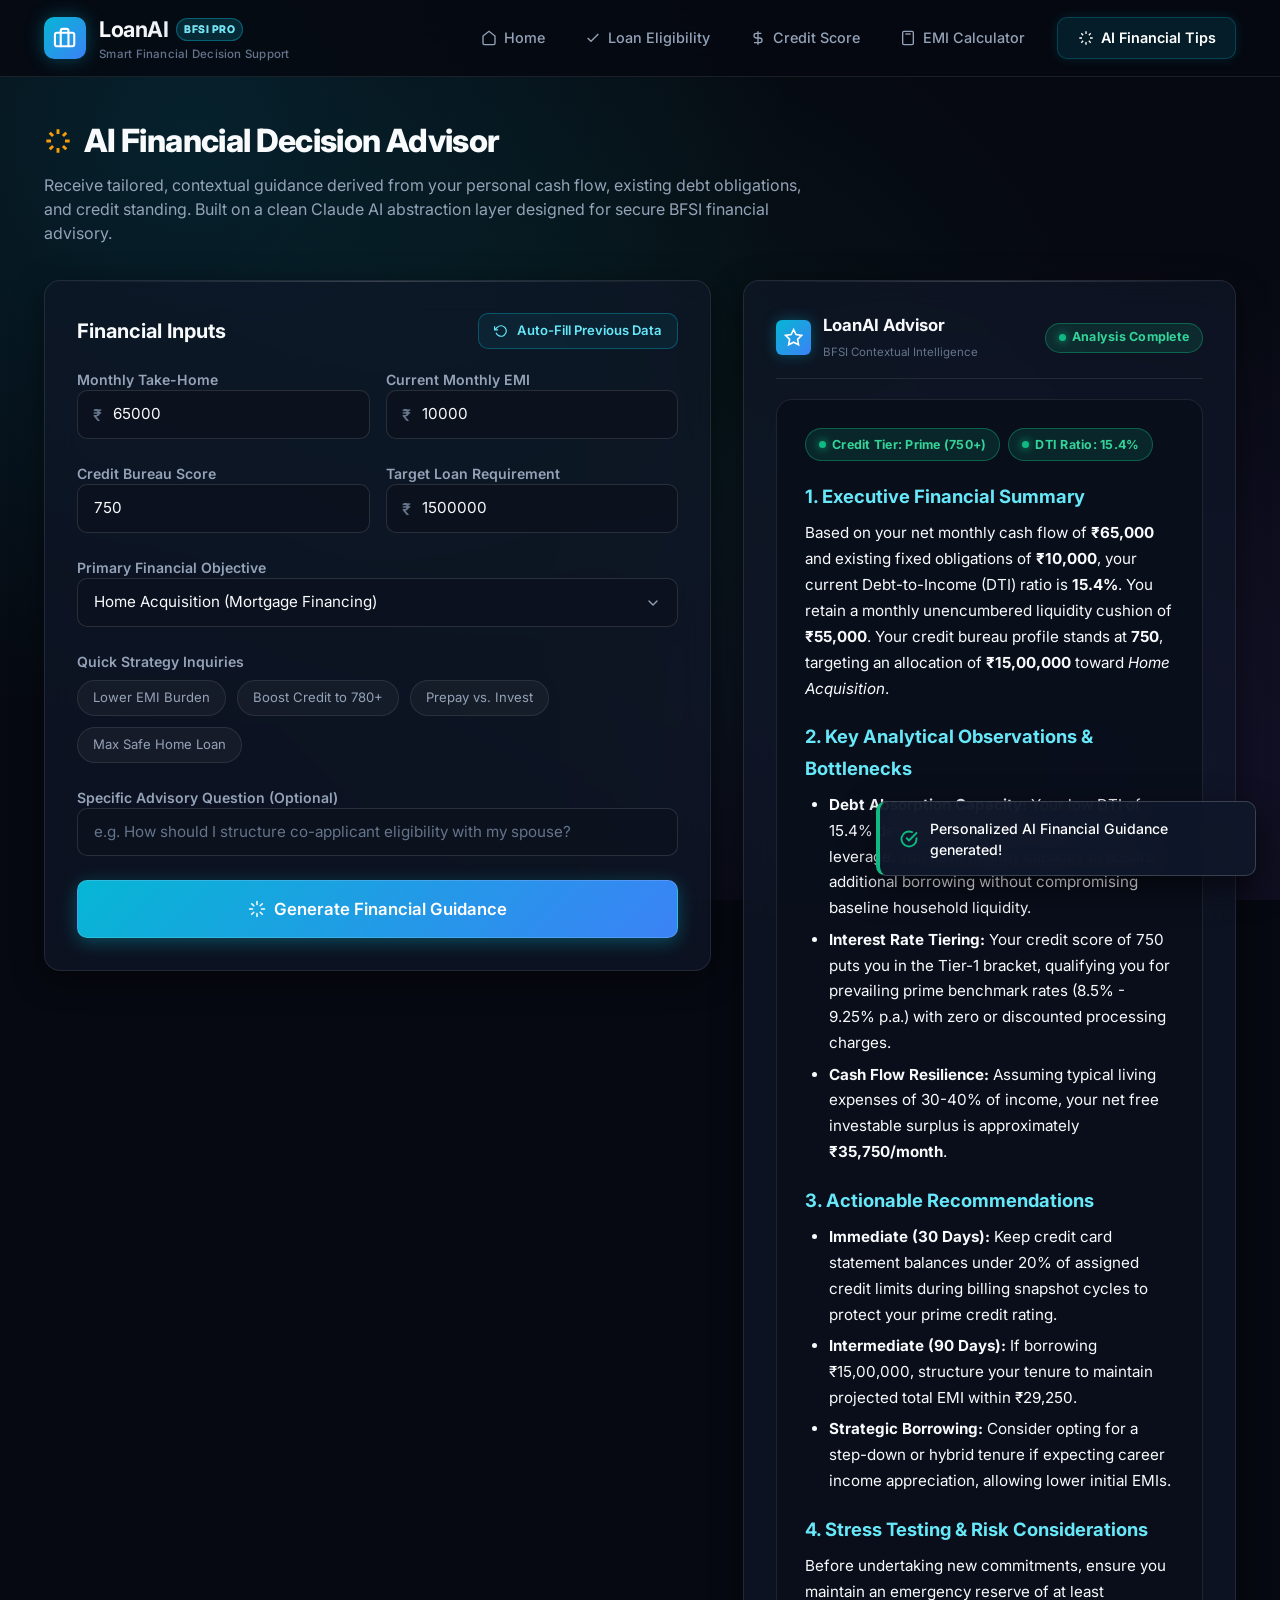
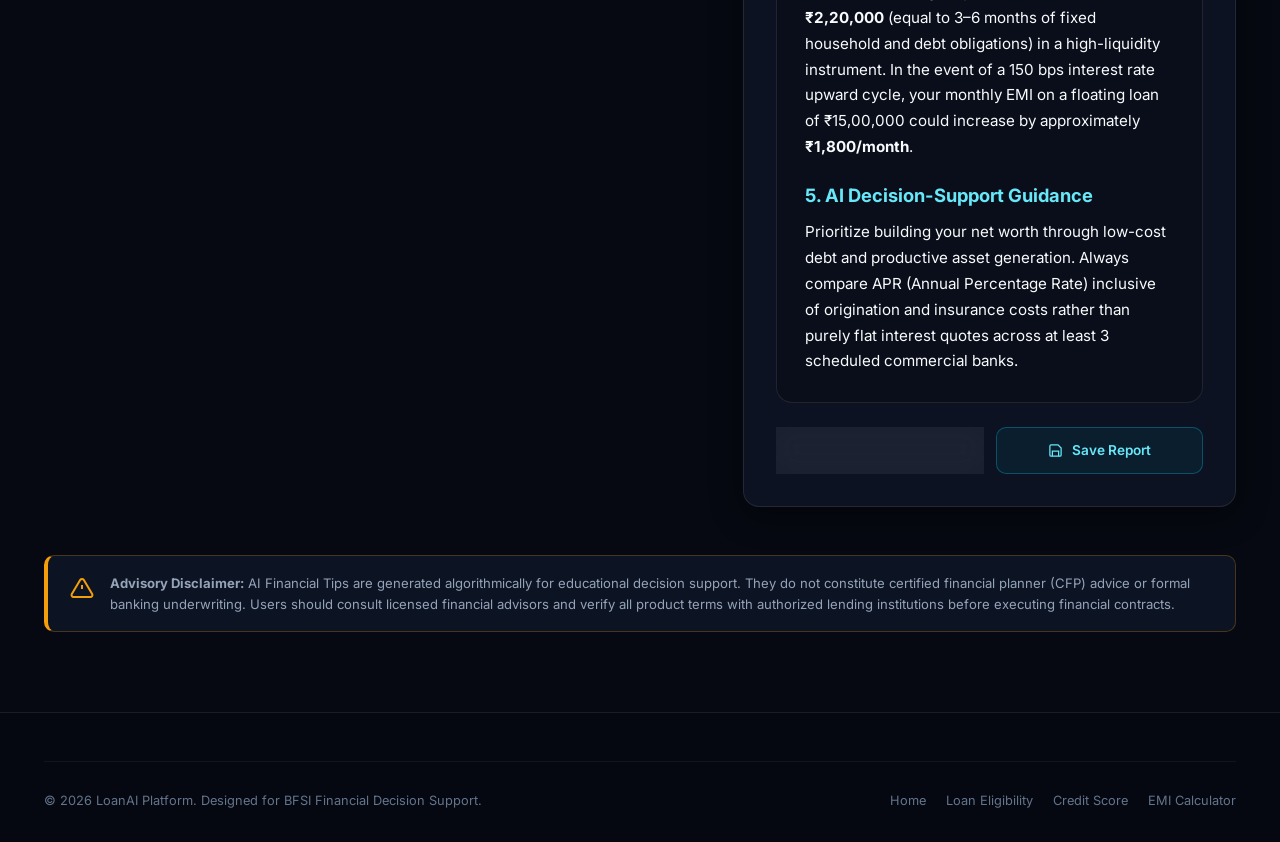
<file: financial-tips.html>
<!DOCTYPE html>
<html lang="en">
<head>
  <meta charset="UTF-8">
  <meta name="viewport" content="width=device-width, initial-scale=1.0">
  <title>AI Financial Tips & Advisor — LoanAI Decision Support</title>
  <meta name="description" content="Personalized AI financial guidance, debt-to-income optimization, credit improvement strategies, and institutional borrowing advice.">
  <link rel="stylesheet" href="css/style.css">
  <link rel="preconnect" href="https://fonts.googleapis.com">
  <link rel="preconnect" href="https://fonts.gstatic.com" crossorigin>
  <link href="https://fonts.googleapis.com/css2?family=Inter:wght@400;500;600;700;800&family=JetBrains+Mono:wght@500;700;800&display=swap" rel="stylesheet">
</head>
<body>

  <!-- Global Header & Sticky Navigation -->
  <header class="site-header">
    <div class="nav-container">
      <a href="index.html" class="brand-logo" aria-label="LoanAI Home">
        <div class="brand-icon">
          <svg viewBox="0 0 24 24" fill="none" stroke="currentColor" stroke-width="2.2" stroke-linecap="round" stroke-linejoin="round">
            <rect x="2" y="7" width="20" height="14" rx="2" ry="2"></rect>
            <path d="M16 21V5a2 2 0 0 0-2-2h-4a2 2 0 0 0-2 2v16"></path>
          </svg>
        </div>
        <div class="brand-text">
          <div class="brand-name">
            LoanAI
            <span class="brand-badge">BFSI Pro</span>
          </div>
          <div class="brand-subtitle">Smart Financial Decision Support</div>
        </div>
      </a>

      <!-- Desktop Navigation -->
      <nav class="main-nav" aria-label="Primary Navigation">
        <a href="index.html" class="nav-link">
          <svg width="16" height="16" viewBox="0 0 24 24" fill="none" stroke="currentColor" stroke-width="2"><path d="M3 9l9-7 9 7v11a2 2 0 0 1-2 2H5a2 2 0 0 1-2-2z"></path></svg>
          Home
        </a>
        <a href="loan-eligibility.html" class="nav-link">
          <svg width="16" height="16" viewBox="0 0 24 24" fill="none" stroke="currentColor" stroke-width="2"><polyline points="20 6 9 17 4 12"></polyline></svg>
          Loan Eligibility
        </a>
        <a href="credit-score.html" class="nav-link">
          <svg width="16" height="16" viewBox="0 0 24 24" fill="none" stroke="currentColor" stroke-width="2"><path d="M12 2v20M17 5H9.5a3.5 3.5 0 0 0 0 7h5a3.5 3.5 0 0 1 0 7H6"></path></svg>
          Credit Score
        </a>
        <a href="emi-calculator.html" class="nav-link">
          <svg width="16" height="16" viewBox="0 0 24 24" fill="none" stroke="currentColor" stroke-width="2"><rect x="4" y="2" width="16" height="20" rx="2"></rect><line x1="8" y1="6" x2="16" y2="6"></line></svg>
          EMI Calculator
        </a>
        <a href="financial-tips.html" class="nav-link nav-link-cta active">
          <svg width="16" height="16" viewBox="0 0 24 24" fill="none" stroke="currentColor" stroke-width="2"><path d="M12 2v4M12 18v4M4.93 4.93l2.83 2.83M16.24 16.24l2.83 2.83M2 12h4M18 12h4M4.93 19.07l2.83-2.83M16.24 7.76l2.83-2.83"></path></svg>
          AI Financial Tips
        </a>
      </nav>

      <!-- Mobile Hamburger Button -->
      <button class="mobile-nav-toggle" id="mobileNavToggle" aria-label="Toggle mobile menu" aria-expanded="false">
        <svg width="24" height="24" viewBox="0 0 24 24" fill="none" stroke="currentColor" stroke-width="2"><line x1="3" y1="12" x2="21" y2="12"></line><line x1="3" y1="6" x2="21" y2="6"></line><line x1="3" y1="18" x2="21" y2="18"></line></svg>
      </button>
    </div>
  </header>

  <!-- Mobile Navigation Drawer -->
  <div class="mobile-drawer" id="mobileDrawer">
    <a href="index.html" class="mobile-nav-link">Home <span>&rarr;</span></a>
    <a href="loan-eligibility.html" class="mobile-nav-link">Loan Eligibility <span>&rarr;</span></a>
    <a href="credit-score.html" class="mobile-nav-link">Credit Score <span>&rarr;</span></a>
    <a href="emi-calculator.html" class="mobile-nav-link">EMI Calculator <span>&rarr;</span></a>
    <a href="financial-tips.html" class="mobile-nav-link active" style="color: var(--primary-light);">AI Financial Tips <span>&rarr;</span></a>
  </div>

  <!-- Main Content -->
  <main class="main-content">
    <div class="container">
      
      <!-- Page Intro Header -->
      <div class="page-intro-header">
        <h1 class="page-title">
          <svg width="28" height="28" viewBox="0 0 24 24" fill="none" stroke="#f59e0b" stroke-width="2.5"><path d="M12 2v4M12 18v4M4.93 4.93l2.83 2.83M16.24 16.24l2.83 2.83M2 12h4M18 12h4M4.93 19.07l2.83-2.83M16.24 7.76l2.83-2.83"></path></svg>
          AI Financial Decision Advisor
        </h1>
        <p class="page-description">
          Receive tailored, contextual guidance derived from your personal cash flow, existing debt obligations, and credit standing. Built on a clean Claude AI abstraction layer designed for secure BFSI financial advisory.
        </p>
      </div>

      <!-- Two-Column Layout -->
      <div class="app-layout-grid">
        
        <!-- Column 1: Financial Profile & Prompt Selection -->
        <section class="glass-panel" aria-labelledby="ai-form-heading">
          <div style="display: flex; align-items: center; justify-content: space-between; margin-bottom: 1.25rem;">
            <h2 id="ai-form-heading" style="font-size: 1.25rem; font-weight: 700;">Financial Inputs</h2>
            <button id="aiAutoFillBtn" class="btn btn-outline-cyan btn-sm" title="Import data from previous modules">
              <svg width="14" height="14" viewBox="0 0 24 24" fill="none" stroke="currentColor" stroke-width="2"><polyline points="1 4 1 10 7 10"></polyline><path d="M3.51 15a9 9 0 1 0 2.13-9.36L1 10"></path></svg>
              Auto-Fill Previous Data
            </button>
          </div>

          <form id="aiAdvisorForm" onsubmit="event.preventDefault();">
            
            <div class="grid grid-2" style="gap: 1rem;">
              <div class="form-group">
                <label for="aiIncome" class="form-label">Monthly Take-Home</label>
                <div class="input-with-icon">
                  <span class="input-prefix">₹</span>
                  <input type="number" id="aiIncome" class="input-control" value="65000" min="5000" step="1000">
                </div>
              </div>
              <div class="form-group">
                <label for="aiEmi" class="form-label">Current Monthly EMI</label>
                <div class="input-with-icon">
                  <span class="input-prefix">₹</span>
                  <input type="number" id="aiEmi" class="input-control" value="10000" min="0" step="500">
                </div>
              </div>
            </div>

            <div class="grid grid-2" style="gap: 1rem;">
              <div class="form-group">
                <label for="aiCreditScore" class="form-label">Credit Bureau Score</label>
                <input type="number" id="aiCreditScore" class="input-control" value="750" min="300" max="900">
              </div>
              <div class="form-group">
                <label for="aiTargetLoan" class="form-label">Target Loan Requirement</label>
                <div class="input-with-icon">
                  <span class="input-prefix">₹</span>
                  <input type="number" id="aiTargetLoan" class="input-control" value="1500000" min="50000" step="50000">
                </div>
              </div>
            </div>

            <div class="form-group">
              <label for="aiGoalSelect" class="form-label">Primary Financial Objective</label>
              <select id="aiGoalSelect" class="input-control">
                <option value="Home Acquisition" selected>Home Acquisition (Mortgage Financing)</option>
                <option value="Debt Consolidation">Debt Consolidation & Restructuring</option>
                <option value="Vehicle Purchase">Vehicle Purchase (Auto Financing)</option>
                <option value="Higher Education">Higher Education / Career Upskilling</option>
                <option value="Working Capital">Business Expansion / Working Capital</option>
                <option value="Emergency Reserve Optimization">General Cash Flow & Wealth Optimization</option>
              </select>
            </div>

            <!-- Quick Suggestion Prompt Chips -->
            <div class="form-group">
              <label class="form-label" style="margin-bottom: 0.5rem;">Quick Strategy Inquiries</label>
              <div class="ai-chip-suggestions">
                <button type="button" class="ai-prompt-chip" data-query="How can I lower my total EMI burden and boost loan capacity?">
                  Lower EMI Burden
                </button>
                <button type="button" class="ai-prompt-chip" data-query="What is the fastest 90-day strategy to lift my credit score above 780?">
                  Boost Credit to 780+
                </button>
                <button type="button" class="ai-prompt-chip" data-query="Should I prepay my existing loan or invest in liquid mutual funds?">
                  Prepay vs. Invest
                </button>
                <button type="button" class="ai-prompt-chip" data-query="What is the maximum safe home loan amount without risking cash flow stress?">
                  Max Safe Home Loan
                </button>
              </div>
            </div>

            <div class="form-group">
              <label for="aiCustomQuery" class="form-label">Specific Advisory Question (Optional)</label>
              <input type="text" id="aiCustomQuery" class="input-control" placeholder="e.g. How should I structure co-applicant eligibility with my spouse?">
            </div>

            <button type="button" id="aiGenerateBtn" class="btn btn-primary btn-block btn-lg">
              <svg width="18" height="18" viewBox="0 0 24 24" fill="none" stroke="currentColor" stroke-width="2"><path d="M12 2v4M12 18v4M4.93 4.93l2.83 2.83M16.24 16.24l2.83 2.83M2 12h4M18 12h4M4.93 19.07l2.83-2.83M16.24 7.76l2.83-2.83"></path></svg>
              Generate Financial Guidance
            </button>

          </form>
        </section>

        <!-- Column 2: Sticky AI Financial Advisory Panel -->
        <aside class="glass-panel app-sidebar-sticky" aria-label="AI Financial Guidance Output">
          
          <div class="ai-header-status">
            <div class="ai-bot-identity">
              <div class="ai-avatar">
                <svg viewBox="0 0 24 24" fill="none" stroke="currentColor" stroke-width="2"><polygon points="12 2 15.09 8.26 22 9.27 17 14.14 18.18 21.02 12 17.77 5.82 21.02 7 14.14 2 9.27 8.91 8.26 12 2"></polygon></svg>
              </div>
              <div>
                <h3 style="font-size: 1.05rem; font-weight: 700;">LoanAI Advisor</h3>
                <span style="font-size: 0.72rem; color: var(--text-muted);">BFSI Contextual Intelligence</span>
              </div>
            </div>
            <div id="aiStatusPill" class="badge badge-success">
              <span class="badge-dot"></span> Ready to Analyze
            </div>
          </div>

          <!-- Advisory Content Body -->
          <div class="ai-response-box">
            <div id="aiResponseContent" class="ai-content-body" data-autorun="true">
              <!-- Dynamically populated by js/ai.js -->
            </div>
          </div>

          <!-- Advisory Action Footer -->
          <div style="display: flex; gap: 0.75rem; margin-top: 1.5rem;">
            <button id="copyAdviceBtn" class="btn btn-secondary btn-block" style="font-size: 0.85rem;">
              <svg width="15" height="15" viewBox="0 0 24 24" fill="none" stroke="currentColor" stroke-width="2"><rect x="9" y="9" width="13" height="13" rx="2" ry="2"></rect><path d="M5 15H4a2 2 0 0 1-2-2V4a2 2 0 0 1 2-2h9a2 2 0 0 1 2 2v1"></path></svg>
              Copy Advice
            </button>
            <button id="saveAiAuditBtn" class="btn btn-outline-cyan btn-block" style="font-size: 0.85rem;">
              <svg width="15" height="15" viewBox="0 0 24 24" fill="none" stroke="currentColor" stroke-width="2"><path d="M19 21H5a2 2 0 0 1-2-2V5a2 2 0 0 1 2-2h11l5 5v11a2 2 0 0 1-2 2z"></path><polyline points="17 21 17 13 7 13 7 21"></polyline></svg>
              Save Report
            </button>
          </div>

        </aside>

      </div>

      <!-- Institutional Disclaimer Banner -->
      <div class="disclaimer-banner">
        <div class="disclaimer-icon">
          <svg width="24" height="24" viewBox="0 0 24 24" fill="none" stroke="currentColor" stroke-width="2"><path d="M10.29 3.86L1.82 18a2 2 0 0 0 1.71 3h16.94a2 2 0 0 0 1.71-3L13.71 3.86a2 2 0 0 0-3.42 0z"></path><line x1="12" y1="9" x2="12" y2="13"></line><line x1="12" y1="17" x2="12.01" y2="17"></line></svg>
        </div>
        <div class="disclaimer-text">
          <strong>Advisory Disclaimer:</strong> AI Financial Tips are generated algorithmically for educational decision support. They do not constitute certified financial planner (CFP) advice or formal banking underwriting. Users should consult licensed financial advisors and verify all product terms with authorized lending institutions before executing financial contracts.
        </div>
      </div>

    </div>
  </main>

  <!-- Global Footer -->
  <footer class="site-footer">
    <div class="container">
      <div class="footer-bottom">
        <div>&copy; 2026 LoanAI Platform. Designed for BFSI Financial Decision Support.</div>
        <div style="display: flex; gap: 1.25rem;">
          <a href="index.html">Home</a>
          <a href="loan-eligibility.html">Loan Eligibility</a>
          <a href="credit-score.html">Credit Score</a>
          <a href="emi-calculator.html">EMI Calculator</a>
        </div>
      </div>
    </div>
  </footer>

  <!-- Scripts -->
  <script src="js/main.js"></script>
  <script src="js/ai.js"></script>
  <script>
    // Copy Advice Button
    document.getElementById('copyAdviceBtn')?.addEventListener('click', () => {
      const content = document.getElementById('aiResponseContent')?.innerText || '';
      if (content) {
        navigator.clipboard.writeText(content).then(() => {
          window.LoanAI.showToast('Financial advice copied to clipboard!', 'success');
        }).catch(() => {
          window.LoanAI.showToast('Copied to clipboard.', 'info');
        });
      }
    });

    // Save AI Audit Button
    document.getElementById('saveAiAuditBtn')?.addEventListener('click', () => {
      const income = document.getElementById('aiIncome')?.value;
      const emi = document.getElementById('aiEmi')?.value;
      const score = document.getElementById('aiCreditScore')?.value;
      const target = document.getElementById('aiTargetLoan')?.value;
      const goal = document.getElementById('aiGoalSelect')?.value;

      window.LoanAI.saveUserAnalysis('AI Financial Advisory Session', {
        income, emi, creditScore: score, targetLoan: target, goal
      });
    });
  </script>
</body>
</html>
</file>
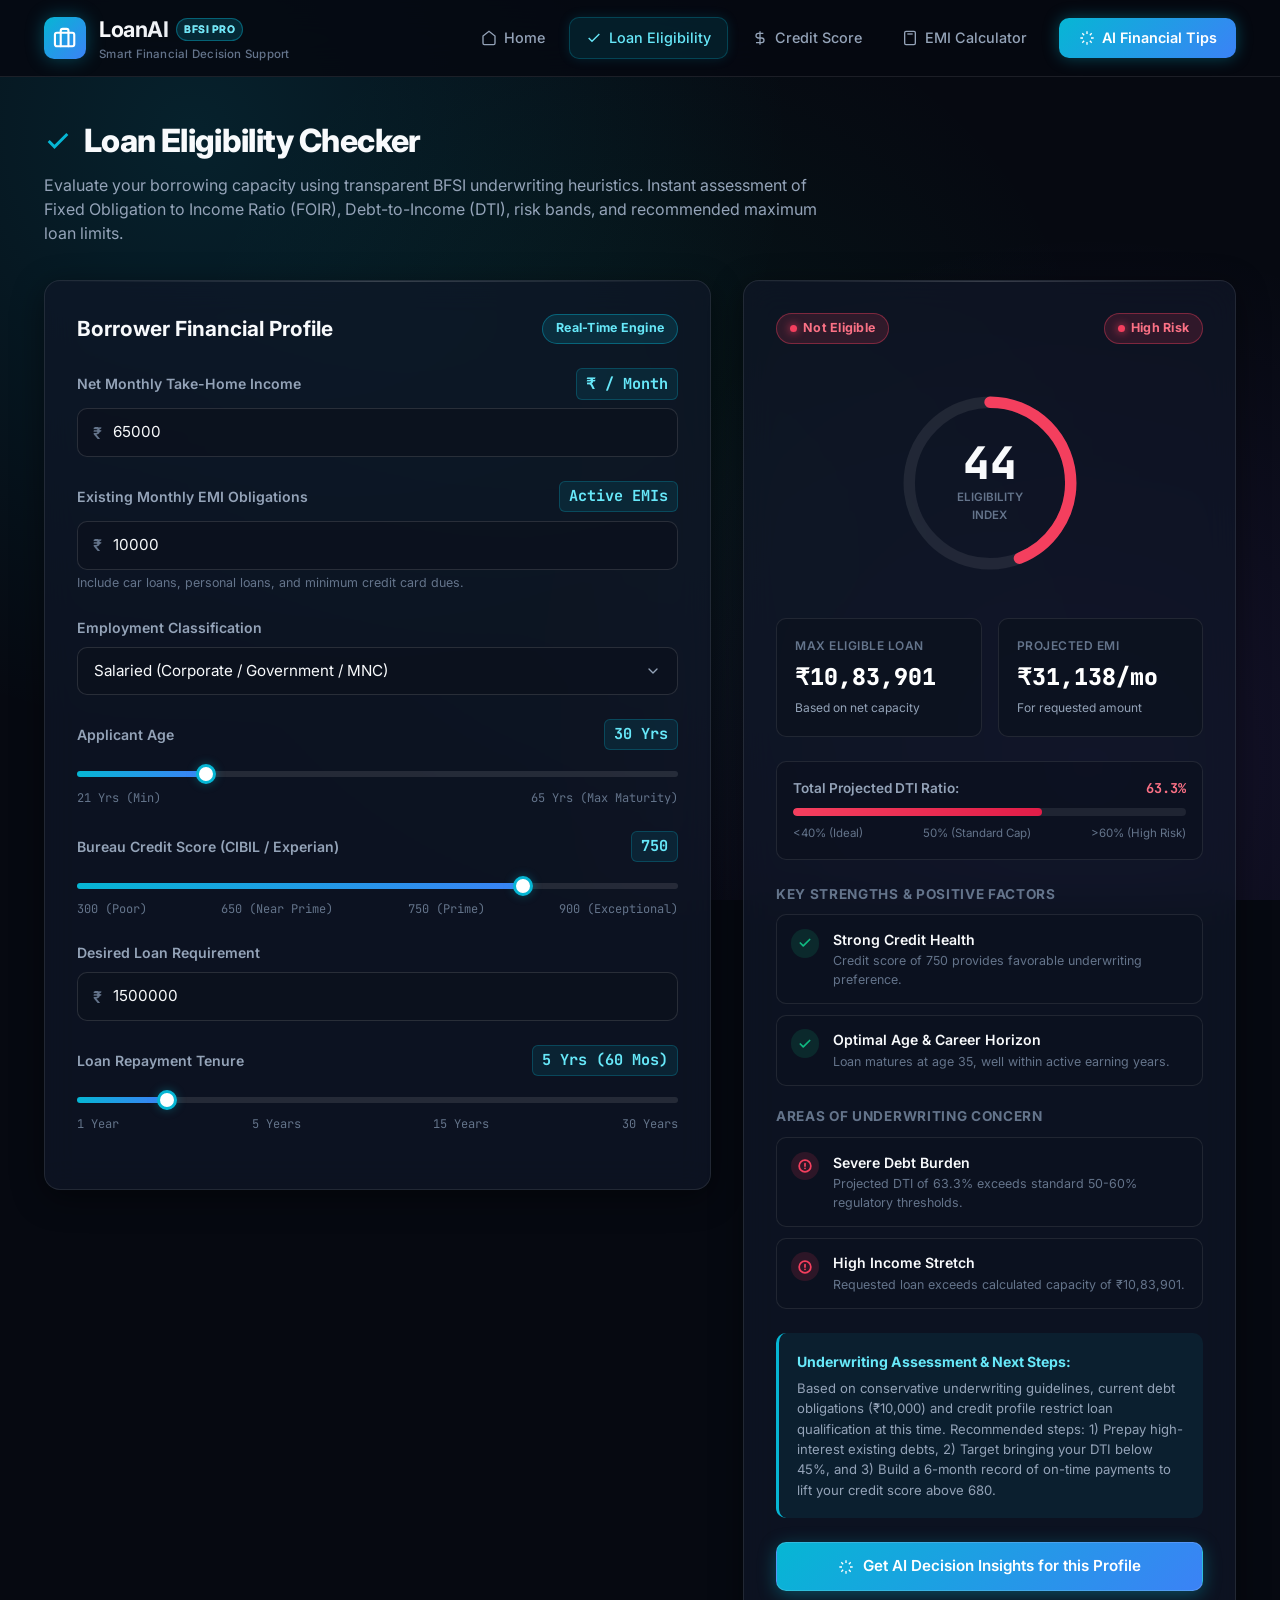
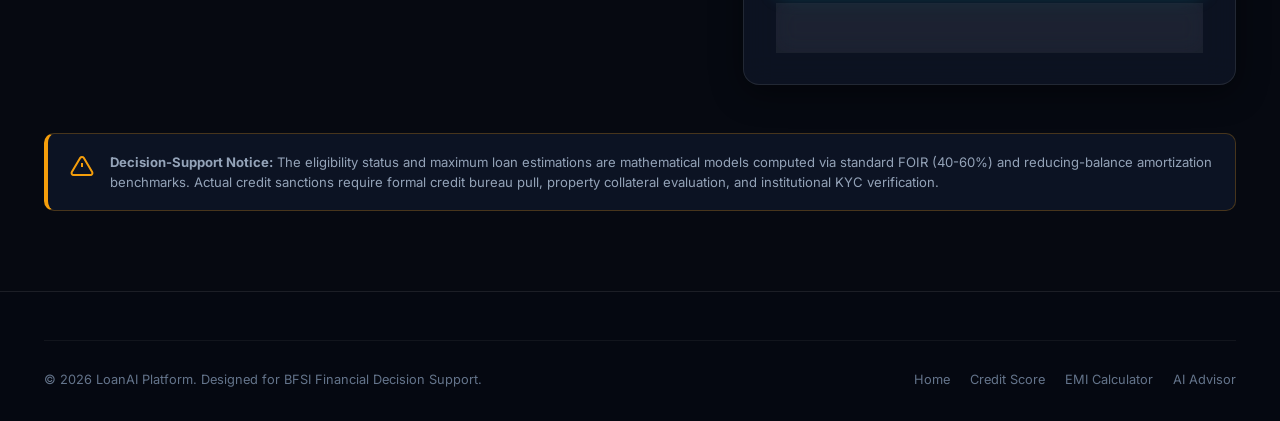
<file: loan-eligibility.html>
<!DOCTYPE html>
<html lang="en">
<head>
  <meta charset="UTF-8">
  <meta name="viewport" content="width=device-width, initial-scale=1.0">
  <title>Loan Eligibility Checker — LoanAI Decision Support</title>
  <meta name="description" content="Calculate institutional loan eligibility, FOIR/DTI capacity, risk tiers, and maximum borrowing power with deterministic business logic.">
  <link rel="stylesheet" href="css/style.css">
  <link rel="preconnect" href="https://fonts.googleapis.com">
  <link rel="preconnect" href="https://fonts.gstatic.com" crossorigin>
  <link href="https://fonts.googleapis.com/css2?family=Inter:wght@400;500;600;700;800&family=JetBrains+Mono:wght@500;700;800&display=swap" rel="stylesheet">
</head>
<body>

  <!-- Global Header & Sticky Navigation -->
  <header class="site-header">
    <div class="nav-container">
      <a href="index.html" class="brand-logo" aria-label="LoanAI Home">
        <div class="brand-icon">
          <svg viewBox="0 0 24 24" fill="none" stroke="currentColor" stroke-width="2.2" stroke-linecap="round" stroke-linejoin="round">
            <rect x="2" y="7" width="20" height="14" rx="2" ry="2"></rect>
            <path d="M16 21V5a2 2 0 0 0-2-2h-4a2 2 0 0 0-2 2v16"></path>
          </svg>
        </div>
        <div class="brand-text">
          <div class="brand-name">
            LoanAI
            <span class="brand-badge">BFSI Pro</span>
          </div>
          <div class="brand-subtitle">Smart Financial Decision Support</div>
        </div>
      </a>

      <!-- Desktop Navigation -->
      <nav class="main-nav" aria-label="Primary Navigation">
        <a href="index.html" class="nav-link">
          <svg width="16" height="16" viewBox="0 0 24 24" fill="none" stroke="currentColor" stroke-width="2"><path d="M3 9l9-7 9 7v11a2 2 0 0 1-2 2H5a2 2 0 0 1-2-2z"></path></svg>
          Home
        </a>
        <a href="loan-eligibility.html" class="nav-link active">
          <svg width="16" height="16" viewBox="0 0 24 24" fill="none" stroke="currentColor" stroke-width="2"><polyline points="20 6 9 17 4 12"></polyline></svg>
          Loan Eligibility
        </a>
        <a href="credit-score.html" class="nav-link">
          <svg width="16" height="16" viewBox="0 0 24 24" fill="none" stroke="currentColor" stroke-width="2"><path d="M12 2v20M17 5H9.5a3.5 3.5 0 0 0 0 7h5a3.5 3.5 0 0 1 0 7H6"></path></svg>
          Credit Score
        </a>
        <a href="emi-calculator.html" class="nav-link">
          <svg width="16" height="16" viewBox="0 0 24 24" fill="none" stroke="currentColor" stroke-width="2"><rect x="4" y="2" width="16" height="20" rx="2"></rect><line x1="8" y1="6" x2="16" y2="6"></line></svg>
          EMI Calculator
        </a>
        <a href="financial-tips.html" class="nav-link nav-link-cta">
          <svg width="16" height="16" viewBox="0 0 24 24" fill="none" stroke="currentColor" stroke-width="2"><path d="M12 2v4M12 18v4M4.93 4.93l2.83 2.83M16.24 16.24l2.83 2.83M2 12h4M18 12h4M4.93 19.07l2.83-2.83M16.24 7.76l2.83-2.83"></path></svg>
          AI Financial Tips
        </a>
      </nav>

      <!-- Mobile Hamburger Button -->
      <button class="mobile-nav-toggle" id="mobileNavToggle" aria-label="Toggle mobile menu" aria-expanded="false">
        <svg width="24" height="24" viewBox="0 0 24 24" fill="none" stroke="currentColor" stroke-width="2"><line x1="3" y1="12" x2="21" y2="12"></line><line x1="3" y1="6" x2="21" y2="6"></line><line x1="3" y1="18" x2="21" y2="18"></line></svg>
      </button>
    </div>
  </header>

  <!-- Mobile Navigation Drawer -->
  <div class="mobile-drawer" id="mobileDrawer">
    <a href="index.html" class="mobile-nav-link">Home <span>&rarr;</span></a>
    <a href="loan-eligibility.html" class="mobile-nav-link active">Loan Eligibility <span>&rarr;</span></a>
    <a href="credit-score.html" class="mobile-nav-link">Credit Score <span>&rarr;</span></a>
    <a href="emi-calculator.html" class="mobile-nav-link">EMI Calculator <span>&rarr;</span></a>
    <a href="financial-tips.html" class="mobile-nav-link" style="color: var(--primary-light);">AI Financial Tips <span>&rarr;</span></a>
  </div>

  <!-- Main Content -->
  <main class="main-content">
    <div class="container">
      
      <!-- Page Intro Header -->
      <div class="page-intro-header">
        <h1 class="page-title">
          <svg width="28" height="28" viewBox="0 0 24 24" fill="none" stroke="#06b6d4" stroke-width="2.5"><polyline points="20 6 9 17 4 12"></polyline></svg>
          Loan Eligibility Checker
        </h1>
        <p class="page-description">
          Evaluate your borrowing capacity using transparent BFSI underwriting heuristics. Instant assessment of Fixed Obligation to Income Ratio (FOIR), Debt-to-Income (DTI), risk bands, and recommended maximum loan limits.
        </p>
      </div>

      <!-- Two-Column Interactive Application Grid -->
      <div class="app-layout-grid">
        
        <!-- Column 1: Financial Profile Inputs Form -->
        <section class="glass-panel" aria-labelledby="form-heading">
          <h2 id="form-heading" style="font-size: 1.3rem; font-weight: 700; margin-bottom: 1.5rem; display: flex; align-items: center; justify-content: space-between;">
            <span>Borrower Financial Profile</span>
            <span class="badge badge-primary">Real-Time Engine</span>
          </h2>

          <form id="loanCheckerForm" onsubmit="event.preventDefault();">
            
            <!-- Monthly Net Income -->
            <div class="form-group">
              <div class="form-label-wrap">
                <label for="loanIncome" class="form-label">Net Monthly Take-Home Income</label>
                <span class="form-value-display">₹ / Month</span>
              </div>
              <div class="input-with-icon">
                <span class="input-prefix">₹</span>
                <input type="number" id="loanIncome" class="input-control" value="65000" min="5000" max="10000000" step="1000" required>
              </div>
            </div>

            <!-- Existing Monthly EMIs -->
            <div class="form-group">
              <div class="form-label-wrap">
                <label for="loanExistingEmi" class="form-label">Existing Monthly EMI Obligations</label>
                <span class="form-value-display">Active EMIs</span>
              </div>
              <div class="input-with-icon">
                <span class="input-prefix">₹</span>
                <input type="number" id="loanExistingEmi" class="input-control" value="10000" min="0" max="5000000" step="500">
              </div>
              <small style="color: var(--text-muted); font-size: 0.78rem; display: block; margin-top: 0.25rem;">
                Include car loans, personal loans, and minimum credit card dues.
              </small>
            </div>

            <!-- Employment Type -->
            <div class="form-group">
              <div class="form-label-wrap">
                <label for="loanEmployment" class="form-label">Employment Classification</label>
              </div>
              <select id="loanEmployment" class="input-control">
                <option value="salaried" selected>Salaried (Corporate / Government / MNC)</option>
                <option value="self-employed-prof">Self-Employed Professional (Doctor, CA, Lawyer, Architect)</option>
                <option value="business">Self-Employed Business Owner / Trader</option>
                <option value="gig">Contract / Freelance / Gig Economy</option>
              </select>
            </div>

            <!-- Age Slider & Input -->
            <div class="form-group">
              <div class="form-label-wrap">
                <label for="loanAge" class="form-label">Applicant Age</label>
                <span id="loanAgeDisplay" class="form-value-display">30 Yrs</span>
              </div>
              <input type="range" id="loanAge" class="slider-control" min="21" max="65" value="30">
              <div class="slider-meta-bounds">
                <span>21 Yrs (Min)</span>
                <span>65 Yrs (Max Maturity)</span>
              </div>
            </div>

            <!-- Credit Score Slider & Input -->
            <div class="form-group">
              <div class="form-label-wrap">
                <label for="loanCreditScore" class="form-label">Bureau Credit Score (CIBIL / Experian)</label>
                <span id="loanCreditScoreDisplay" class="form-value-display">750</span>
              </div>
              <input type="range" id="loanCreditScore" class="slider-control" min="300" max="900" value="750">
              <div class="slider-meta-bounds">
                <span>300 (Poor)</span>
                <span>650 (Near Prime)</span>
                <span>750 (Prime)</span>
                <span>900 (Exceptional)</span>
              </div>
            </div>

            <!-- Requested Loan Amount -->
            <div class="form-group">
              <div class="form-label-wrap">
                <label for="loanAmount" class="form-label">Desired Loan Requirement</label>
              </div>
              <div class="input-with-icon">
                <span class="input-prefix">₹</span>
                <input type="number" id="loanAmount" class="input-control" value="1500000" min="50000" max="100000000" step="50000">
              </div>
            </div>

            <!-- Loan Tenure -->
            <div class="form-group">
              <div class="form-label-wrap">
                <label for="loanTenure" class="form-label">Loan Repayment Tenure</label>
                <span id="loanTenureDisplay" class="form-value-display">5 Yrs (60 Mos)</span>
              </div>
              <input type="range" id="loanTenure" class="slider-control" min="1" max="30" value="5">
              <div class="slider-meta-bounds">
                <span>1 Year</span>
                <span>5 Years</span>
                <span>15 Years</span>
                <span>30 Years</span>
              </div>
            </div>

          </form>
        </section>

        <!-- Column 2: Sticky Dynamic Assessment Card -->
        <aside class="glass-panel app-sidebar-sticky" aria-label="Eligibility Assessment Results">
          
          <!-- Status & Risk Header Badges -->
          <div style="display: flex; align-items: center; justify-content: space-between; margin-bottom: 1.25rem;">
            <div id="eligibilityStatusBadge" class="badge badge-success">
              <span class="badge-dot"></span> Eligible
            </div>
            <div id="riskTierBadge" class="badge badge-success">
              <span class="badge-dot"></span> Low Risk
            </div>
          </div>

          <!-- Circular Score Meter -->
          <div class="score-gauge-box">
            <div class="score-circular-wrap">
              <svg class="score-circular-svg" viewBox="0 0 200 200">
                <circle class="score-bg-circle" cx="100" cy="100" r="85"></circle>
                <circle id="eligibilityScoreCircle" class="score-progress-circle" cx="100" cy="100" r="85"></circle>
              </svg>
              <div class="score-center-text">
                <span id="eligibilityScoreNumber" class="score-number">82</span>
                <span class="score-sublabel">Eligibility Index</span>
              </div>
            </div>
          </div>

          <!-- Key Financial Metric Highlight Cards -->
          <div class="grid grid-2" style="gap: 1rem; margin-bottom: 1.5rem;">
            <div class="metric-summary-card">
              <span class="metric-label">Max Eligible Loan</span>
              <span id="maxLoanAmountDisplay" class="metric-value">₹24,50,000</span>
              <span class="metric-sub">Based on net capacity</span>
            </div>
            <div class="metric-summary-card">
              <span class="metric-label">Projected EMI</span>
              <span id="estimatedEmiDisplay" class="metric-value">₹31,140/mo</span>
              <span class="metric-sub">For requested amount</span>
            </div>
          </div>

          <!-- DTI Indicator -->
          <div style="margin-bottom: 1.5rem; padding: 1rem; background: rgba(12, 18, 30, 0.7); border-radius: var(--radius-sm); border: 1px solid var(--glass-border);">
            <div style="display: flex; justify-content: space-between; align-items: center; font-size: 0.85rem;">
              <span style="color: var(--text-secondary); font-weight: 600;">Total Projected DTI Ratio:</span>
              <span id="dtiPercentDisplay" style="font-family: var(--font-mono); font-weight: 700; color: #34d399;">38.4%</span>
            </div>
            <div class="progress-bar-wrap">
              <div id="dtiProgressBar" class="progress-bar-fill" style="width: 38.4%;"></div>
            </div>
            <div style="display: flex; justify-content: space-between; font-size: 0.72rem; color: var(--text-muted);">
              <span>&lt;40% (Ideal)</span>
              <span>50% (Standard Cap)</span>
              <span>&gt;60% (High Risk)</span>
            </div>
          </div>

          <!-- Positive Factor Highlights -->
          <div style="margin-bottom: 1.25rem;">
            <h4 style="font-size: 0.85rem; font-weight: 700; text-transform: uppercase; color: var(--text-muted); margin-bottom: 0.65rem; letter-spacing: 0.05em;">
              Key Strengths & Positive Factors
            </h4>
            <div id="positiveFactorsList">
              <!-- Dynamically rendered by loan.js -->
            </div>
          </div>

          <!-- Negative / Watchlist Factors -->
          <div style="margin-bottom: 1.5rem;">
            <h4 style="font-size: 0.85rem; font-weight: 700; text-transform: uppercase; color: var(--text-muted); margin-bottom: 0.65rem; letter-spacing: 0.05em;">
              Areas of Underwriting Concern
            </h4>
            <div id="negativeFactorsList">
              <!-- Dynamically rendered by loan.js -->
            </div>
          </div>

          <!-- Recommendation Box -->
          <div style="padding: 1.15rem; background: rgba(6, 182, 212, 0.08); border-left: 3px solid var(--primary); border-radius: var(--radius-sm); margin-bottom: 1.5rem;">
            <h4 style="font-size: 0.88rem; font-weight: 700; color: var(--primary-light); margin-bottom: 0.35rem;">
              Underwriting Assessment & Next Steps:
            </h4>
            <p id="loanRecommendationText" style="font-size: 0.82rem; color: var(--text-secondary); line-height: 1.55;">
              Calculating personalized recommendations...
            </p>
          </div>

          <!-- Action Buttons -->
          <div style="display: flex; flex-direction: column; gap: 0.75rem;">
            <button id="sendToAiAdvisorBtn" class="btn btn-primary btn-block">
              <svg width="16" height="16" viewBox="0 0 24 24" fill="none" stroke="currentColor" stroke-width="2"><path d="M12 2v4M12 18v4M4.93 4.93l2.83 2.83M16.24 16.24l2.83 2.83M2 12h4M18 12h4M4.93 19.07l2.83-2.83M16.24 7.76l2.83-2.83"></path></svg>
              Get AI Decision Insights for this Profile
            </button>
            <button id="saveAnalysisBtn" class="btn btn-secondary btn-block">
              <svg width="16" height="16" viewBox="0 0 24 24" fill="none" stroke="currentColor" stroke-width="2"><path d="M19 21H5a2 2 0 0 1-2-2V5a2 2 0 0 1 2-2h11l5 5v11a2 2 0 0 1-2 2z"></path><polyline points="17 21 17 13 7 13 7 21"></polyline><polyline points="7 3 7 8 15 8"></polyline></svg>
              Save Analysis Record (Google Sheets Hook)
            </button>
          </div>

        </aside>

      </div>

      <!-- Institutional Disclaimer Banner -->
      <div class="disclaimer-banner">
        <div class="disclaimer-icon">
          <svg width="24" height="24" viewBox="0 0 24 24" fill="none" stroke="currentColor" stroke-width="2"><path d="M10.29 3.86L1.82 18a2 2 0 0 0 1.71 3h16.94a2 2 0 0 0 1.71-3L13.71 3.86a2 2 0 0 0-3.42 0z"></path><line x1="12" y1="9" x2="12" y2="13"></line><line x1="12" y1="17" x2="12.01" y2="17"></line></svg>
        </div>
        <div class="disclaimer-text">
          <strong>Decision-Support Notice:</strong> The eligibility status and maximum loan estimations are mathematical models computed via standard FOIR (40-60%) and reducing-balance amortization benchmarks. Actual credit sanctions require formal credit bureau pull, property collateral evaluation, and institutional KYC verification.
        </div>
      </div>

    </div>
  </main>

  <!-- Global Footer -->
  <footer class="site-footer">
    <div class="container">
      <div class="footer-bottom">
        <div>&copy; 2026 LoanAI Platform. Designed for BFSI Financial Decision Support.</div>
        <div style="display: flex; gap: 1.25rem;">
          <a href="index.html">Home</a>
          <a href="credit-score.html">Credit Score</a>
          <a href="emi-calculator.html">EMI Calculator</a>
          <a href="financial-tips.html">AI Advisor</a>
        </div>
      </div>
    </div>
  </footer>

  <!-- Scripts -->
  <script src="js/main.js"></script>
  <script src="js/ai.js"></script>
  <script src="js/loan.js"></script>
  <script>
    // Bridge click on sendAiAdvisorBtn
    document.getElementById('sendAiAdvisorBtn')?.addEventListener('click', () => {
      window.LoanAI.showToast('Transferring profile to AI Advisor...', 'info');
      setTimeout(() => { window.location.href = 'financial-tips.html'; }, 400);
    });
  </script>
</body>
</html>
</file>
<file: css/style.css>
/* ==========================================================================
   LoanAI - Modern Dark Glassmorphism Fintech Design System
   ========================================================================== */

:root {
  /* Color Palette */
  --bg-base: #060911;
  --bg-surface: #0c121e;
  --bg-surface-elevated: #111a2c;
  --bg-gradient: radial-gradient(circle at 15% 15%, rgba(6, 182, 212, 0.14) 0%, transparent 45%),
                  radial-gradient(circle at 85% 85%, rgba(139, 92, 246, 0.12) 0%, transparent 40%),
                  radial-gradient(circle at 50% 50%, rgba(16, 185, 129, 0.08) 0%, transparent 60%),
                  #060911;

  /* Glassmorphism Tokens */
  --glass-bg: rgba(16, 24, 40, 0.70);
  --glass-bg-hover: rgba(22, 34, 56, 0.82);
  --glass-border: rgba(255, 255, 255, 0.09);
  --glass-border-bright: rgba(255, 255, 255, 0.18);
  --glass-glow: 0 8px 32px 0 rgba(0, 0, 0, 0.45);
  --glass-blur: blur(16px);

  /* Primary & Accent Accents */
  --primary: #06b6d4;
  --primary-light: #67e8f9;
  --primary-glow: rgba(6, 182, 212, 0.35);
  --primary-gradient: linear-gradient(135deg, #06b6d4 0%, #3b82f6 100%);
  
  --secondary: #8b5cf6;
  --secondary-light: #c4b5fd;
  --secondary-glow: rgba(139, 92, 246, 0.3);
  
  --accent-emerald: #10b981;
  --accent-emerald-glow: rgba(16, 185, 129, 0.25);
  --accent-amber: #f59e0b;
  --accent-amber-glow: rgba(245, 158, 11, 0.25);
  --accent-rose: #f43f5e;
  --accent-rose-glow: rgba(244, 63, 94, 0.25);

  /* Typography Colors */
  --text-main: #f8fafc;
  --text-secondary: #94a3b8;
  --text-muted: #64748b;
  --text-on-accent: #ffffff;

  /* Form & Interactive Controls */
  --input-bg: rgba(12, 18, 30, 0.85);
  --input-border: rgba(255, 255, 255, 0.12);
  --input-border-focus: #06b6d4;
  --slider-track: rgba(255, 255, 255, 0.1);
  --slider-thumb: #06b6d4;

  /* Typography Font Stack */
  --font-sans: 'Inter', -apple-system, BlinkMacSystemFont, 'Segoe UI', Roboto, Helvetica, Arial, sans-serif;
  --font-mono: 'JetBrains Mono', 'Fira Code', Consolas, monospace;

  /* Spacing & Radii */
  --radius-xs: 6px;
  --radius-sm: 10px;
  --radius-md: 16px;
  --radius-lg: 24px;
  --radius-pill: 9999px;

  /* Transitions */
  --transition-fast: 0.18s cubic-bezier(0.4, 0, 0.2, 1);
  --transition-base: 0.28s cubic-bezier(0.4, 0, 0.2, 1);
  --transition-smooth: 0.4s cubic-bezier(0.16, 1, 0.3, 1);
}

/* ==========================================================================
   CSS Reset & Base
   ========================================================================== */
*, *::before, *::after {
  box-sizing: border-box;
  margin: 0;
  padding: 0;
}

html {
  font-family: var(--font-sans);
  font-size: 16px;
  line-height: 1.5;
  color: var(--text-main);
  background: var(--bg-base);
  scroll-behavior: smooth;
  -webkit-font-smoothing: antialiased;
  -moz-osx-font-smoothing: grayscale;
}

body {
  min-height: 100vh;
  background: var(--bg-gradient);
  background-attachment: fixed;
  display: flex;
  flex-direction: column;
  overflow-x: hidden;
}

a {
  color: inherit;
  text-decoration: none;
  transition: color var(--transition-fast);
}

button, input, select, textarea {
  font: inherit;
  color: inherit;
}

button {
  cursor: pointer;
  border: none;
  background: none;
}

ul, ol {
  list-style: none;
}

img, svg {
  display: block;
  max-width: 100%;
}

/* ==========================================================================
   Utility Classes & Layout
   ========================================================================== */
.container {
  width: 100%;
  max-width: 1240px;
  margin: 0 auto;
  padding: 0 1.5rem;
}

.container-narrow {
  max-width: 980px;
}

.main-content {
  flex: 1;
  padding: 2.5rem 0 5rem;
}

.grid {
  display: grid;
  gap: 1.75rem;
}

.grid-2 {
  grid-template-columns: repeat(2, 1fr);
}

.grid-3 {
  grid-template-columns: repeat(3, 1fr);
}

.grid-4 {
  grid-template-columns: repeat(4, 1fr);
}

.flex {
  display: flex;
  gap: 1rem;
}

.flex-center {
  display: flex;
  align-items: center;
  justify-content: center;
}

.flex-between {
  display: flex;
  align-items: center;
  justify-content: space-between;
}

/* ==========================================================================
   Glassmorphism Card Components
   ========================================================================== */
.glass-panel {
  background: var(--glass-bg);
  backdrop-filter: var(--glass-blur);
  -webkit-backdrop-filter: var(--glass-blur);
  border: 1px solid var(--glass-border);
  border-radius: var(--radius-md);
  box-shadow: var(--glass-glow);
  padding: 2rem;
  position: relative;
  overflow: hidden;
  transition: border-color var(--transition-base), box-shadow var(--transition-base), transform var(--transition-base);
}

.glass-panel::before {
  content: '';
  position: absolute;
  top: 0;
  left: 0;
  right: 0;
  height: 1px;
  background: linear-gradient(90deg, transparent, rgba(255, 255, 255, 0.18), transparent);
}

.glass-panel:hover {
  border-color: var(--glass-border-bright);
}

.glass-card-interactive {
  transition: transform var(--transition-smooth), border-color var(--transition-base), box-shadow var(--transition-base);
}

.glass-card-interactive:hover {
  transform: translateY(-4px);
  border-color: rgba(6, 182, 212, 0.3);
  box-shadow: 0 16px 38px rgba(0, 0, 0, 0.5), 0 0 24px var(--primary-glow);
}

/* ==========================================================================
   Header & Global Navigation
   ========================================================================== */
.site-header {
  position: sticky;
  top: 0;
  z-index: 100;
  background: rgba(6, 9, 17, 0.85);
  backdrop-filter: blur(20px);
  -webkit-backdrop-filter: blur(20px);
  border-bottom: 1px solid var(--glass-border);
  transition: all var(--transition-base);
}

.nav-container {
  display: flex;
  align-items: center;
  justify-content: space-between;
  height: 4.75rem;
  padding: 0 1.5rem;
  max-width: 1240px;
  margin: 0 auto;
}

.brand-logo {
  display: flex;
  align-items: center;
  gap: 0.85rem;
}

.brand-icon {
  width: 2.6rem;
  height: 2.6rem;
  background: var(--primary-gradient);
  border-radius: var(--radius-sm);
  display: flex;
  align-items: center;
  justify-content: center;
  box-shadow: 0 0 18px var(--primary-glow);
  color: #ffffff;
}

.brand-icon svg {
  width: 1.45rem;
  height: 1.45rem;
}

.brand-text {
  display: flex;
  flex-direction: column;
}

.brand-name {
  font-size: 1.35rem;
  font-weight: 700;
  letter-spacing: -0.02em;
  background: linear-gradient(135deg, #ffffff 0%, #cbd5e1 100%);
  -webkit-background-clip: text;
  -webkit-text-fill-color: transparent;
  display: flex;
  align-items: center;
  gap: 0.45rem;
}

.brand-badge {
  font-size: 0.65rem;
  font-weight: 700;
  text-transform: uppercase;
  padding: 0.15rem 0.45rem;
  background: rgba(6, 182, 212, 0.18);
  border: 1px solid rgba(6, 182, 212, 0.4);
  color: var(--primary-light);
  border-radius: var(--radius-pill);
  -webkit-text-fill-color: var(--primary-light);
  letter-spacing: 0.05em;
}

.brand-subtitle {
  font-size: 0.72rem;
  color: var(--text-muted);
  font-weight: 500;
  letter-spacing: 0.02em;
}

.main-nav {
  display: flex;
  align-items: center;
  gap: 0.5rem;
}

.nav-link {
  font-size: 0.9rem;
  font-weight: 500;
  color: var(--text-secondary);
  padding: 0.55rem 1rem;
  border-radius: var(--radius-sm);
  transition: all var(--transition-fast);
  display: flex;
  align-items: center;
  gap: 0.45rem;
}

.nav-link:hover {
  color: var(--text-main);
  background: rgba(255, 255, 255, 0.05);
}

.nav-link.active {
  color: var(--primary-light);
  background: rgba(6, 182, 212, 0.12);
  border: 1px solid rgba(6, 182, 212, 0.25);
  box-shadow: 0 0 12px rgba(6, 182, 212, 0.15);
}

.nav-link-cta {
  background: var(--primary-gradient);
  color: #ffffff !important;
  font-weight: 600;
  padding: 0.6rem 1.2rem;
  border-radius: var(--radius-sm);
  box-shadow: 0 0 16px var(--primary-glow);
  margin-left: 0.5rem;
}

.nav-link-cta:hover {
  transform: translateY(-1px);
  box-shadow: 0 0 22px var(--primary-glow);
}

/* Mobile Menu Toggle */
.mobile-nav-toggle {
  display: none;
  padding: 0.6rem;
  border-radius: var(--radius-sm);
  background: rgba(255, 255, 255, 0.06);
  border: 1px solid var(--glass-border);
  color: var(--text-main);
}

.mobile-drawer {
  display: none;
  position: fixed;
  top: 4.75rem;
  left: 0;
  right: 0;
  bottom: 0;
  background: rgba(6, 9, 17, 0.96);
  backdrop-filter: blur(24px);
  -webkit-backdrop-filter: blur(24px);
  z-index: 99;
  padding: 2rem 1.5rem;
  flex-direction: column;
  gap: 0.85rem;
  overflow-y: auto;
  border-top: 1px solid var(--glass-border);
  animation: fadeIn 0.25s ease-out;
}

.mobile-drawer.open {
  display: flex;
}

.mobile-nav-link {
  font-size: 1.05rem;
  font-weight: 600;
  padding: 0.95rem 1.2rem;
  border-radius: var(--radius-sm);
  background: rgba(255, 255, 255, 0.03);
  border: 1px solid var(--glass-border);
  display: flex;
  align-items: center;
  justify-content: space-between;
}

.mobile-nav-link.active {
  background: rgba(6, 182, 212, 0.15);
  border-color: var(--primary);
  color: var(--primary-light);
}

/* ==========================================================================
   Buttons & Interactive Elements
   ========================================================================== */
.btn {
  display: inline-flex;
  align-items: center;
  justify-content: center;
  gap: 0.55rem;
  padding: 0.75rem 1.5rem;
  font-weight: 600;
  font-size: 0.95rem;
  border-radius: var(--radius-sm);
  transition: all var(--transition-base);
  text-align: center;
  white-space: nowrap;
}

.btn-primary {
  background: var(--primary-gradient);
  color: #ffffff;
  box-shadow: 0 4px 18px var(--primary-glow);
  border: 1px solid rgba(255, 255, 255, 0.15);
}

.btn-primary:hover {
  transform: translateY(-2px);
  box-shadow: 0 8px 26px var(--primary-glow);
}

.btn-secondary {
  background: rgba(255, 255, 255, 0.06);
  border: 1px solid var(--glass-border-bright);
  color: var(--text-main);
  backdrop-filter: blur(10px);
}

.btn-secondary:hover {
  background: rgba(255, 255, 255, 0.12);
  border-color: rgba(255, 255, 255, 0.3);
  transform: translateY(-2px);
}

.btn-outline-cyan {
  background: rgba(6, 182, 212, 0.08);
  border: 1px solid rgba(6, 182, 212, 0.35);
  color: var(--primary-light);
}

.btn-outline-cyan:hover {
  background: rgba(6, 182, 212, 0.18);
  border-color: var(--primary);
  transform: translateY(-2px);
}

.btn-sm {
  padding: 0.45rem 0.95rem;
  font-size: 0.82rem;
}

.btn-lg {
  padding: 0.95rem 2rem;
  font-size: 1.05rem;
}

.btn-block {
  width: 100%;
}

/* ==========================================================================
   Badges, Indicators & Status Pills
   ========================================================================== */
.badge {
  display: inline-flex;
  align-items: center;
  gap: 0.4rem;
  padding: 0.3rem 0.8rem;
  font-size: 0.78rem;
  font-weight: 700;
  border-radius: var(--radius-pill);
  letter-spacing: 0.02em;
}

.badge-dot {
  width: 7px;
  height: 7px;
  border-radius: 50%;
}

.badge-success {
  background: rgba(16, 185, 129, 0.15);
  border: 1px solid rgba(16, 185, 129, 0.4);
  color: #34d399;
}
.badge-success .badge-dot {
  background: #10b981;
  box-shadow: 0 0 8px #10b981;
}

.badge-warning {
  background: rgba(245, 158, 11, 0.15);
  border: 1px solid rgba(245, 158, 11, 0.4);
  color: #fbbf24;
}
.badge-warning .badge-dot {
  background: #f59e0b;
  box-shadow: 0 0 8px #f59e0b;
}

.badge-danger {
  background: rgba(244, 63, 94, 0.15);
  border: 1px solid rgba(244, 63, 94, 0.4);
  color: #fb7185;
}
.badge-danger .badge-dot {
  background: #f43f5e;
  box-shadow: 0 0 8px #f43f5e;
}

.badge-primary {
  background: rgba(6, 182, 212, 0.15);
  border: 1px solid rgba(6, 182, 212, 0.4);
  color: var(--primary-light);
}

.badge-purple {
  background: rgba(139, 92, 246, 0.15);
  border: 1px solid rgba(139, 92, 246, 0.4);
  color: #c4b5fd;
}

/* ==========================================================================
   Form Controls, Sliders & Inputs
   ========================================================================== */
.form-group {
  margin-bottom: 1.5rem;
}

.form-label-wrap {
  display: flex;
  align-items: center;
  justify-content: space-between;
  margin-bottom: 0.55rem;
}

.form-label {
  font-size: 0.88rem;
  font-weight: 600;
  color: var(--text-secondary);
  display: flex;
  align-items: center;
  gap: 0.35rem;
}

.form-value-display {
  font-family: var(--font-mono);
  font-size: 0.95rem;
  font-weight: 700;
  color: var(--primary-light);
  background: rgba(6, 182, 212, 0.1);
  padding: 0.2rem 0.55rem;
  border-radius: var(--radius-xs);
  border: 1px solid rgba(6, 182, 212, 0.25);
}

.input-control {
  width: 100%;
  padding: 0.75rem 1rem;
  background: var(--input-bg);
  border: 1px solid var(--input-border);
  border-radius: var(--radius-sm);
  color: var(--text-main);
  font-size: 0.95rem;
  transition: all var(--transition-fast);
  outline: none;
}

.input-control:focus {
  border-color: var(--primary);
  box-shadow: 0 0 0 3px rgba(6, 182, 212, 0.2);
  background: rgba(15, 23, 42, 0.95);
}

.input-control::placeholder {
  color: var(--text-muted);
}

.input-with-icon {
  position: relative;
}

.input-prefix {
  position: absolute;
  left: 1rem;
  top: 50%;
  transform: translateY(-50%);
  color: var(--text-muted);
  font-weight: 600;
  pointer-events: none;
}

.input-with-icon .input-control {
  padding-left: 2.2rem;
}

select.input-control {
  appearance: none;
  background-image: url("data:image/svg+xml,%3Csvg xmlns='http://www.w3.org/2000/svg' width='16' height='16' viewBox='0 0 24 24' fill='none' stroke='%2394a3b8' stroke-width='2' stroke-linecap='round' stroke-linejoin='round'%3E%3Cpolyline points='6 9 12 15 18 9'%3E%3C/polyline%3E%3C/svg%3E");
  background-repeat: no-repeat;
  background-position: right 1rem center;
  padding-right: 2.5rem;
}

select.input-control option {
  background: #0f172a;
  color: #f8fafc;
}

/* Custom Range Slider */
.slider-control {
  -webkit-appearance: none;
  appearance: none;
  width: 100%;
  height: 6px;
  border-radius: var(--radius-pill);
  background: var(--slider-track);
  outline: none;
  margin-top: 0.65rem;
  transition: background var(--transition-fast);
}

.slider-control::-webkit-slider-thumb {
  -webkit-appearance: none;
  appearance: none;
  width: 20px;
  height: 20px;
  border-radius: 50%;
  background: #ffffff;
  border: 3px solid var(--primary);
  box-shadow: 0 0 10px var(--primary-glow);
  cursor: pointer;
  transition: transform var(--transition-fast), box-shadow var(--transition-fast);
}

.slider-control::-moz-range-thumb {
  width: 20px;
  height: 20px;
  border-radius: 50%;
  background: #ffffff;
  border: 3px solid var(--primary);
  box-shadow: 0 0 10px var(--primary-glow);
  cursor: pointer;
}

.slider-control::-webkit-slider-thumb:hover {
  transform: scale(1.18);
  box-shadow: 0 0 16px var(--primary-glow);
}

.slider-meta-bounds {
  display: flex;
  justify-content: space-between;
  margin-top: 0.35rem;
  font-size: 0.75rem;
  color: var(--text-muted);
  font-family: var(--font-mono);
}

/* Input Validation Feedback */
.field-error {
  color: #fb7185;
  font-size: 0.8rem;
  margin-top: 0.35rem;
  display: none;
}

.form-group.has-error .input-control {
  border-color: #f43f5e;
  box-shadow: 0 0 0 3px rgba(244, 63, 94, 0.2);
}

.form-group.has-error .field-error {
  display: block;
}

/* ==========================================================================
   Hero Section (Landing Page)
   ========================================================================== */
.hero-section {
  padding: 4.5rem 0 3.5rem;
  text-align: center;
  position: relative;
}

.hero-pill {
  display: inline-flex;
  align-items: center;
  gap: 0.5rem;
  padding: 0.4rem 1.1rem;
  border-radius: var(--radius-pill);
  background: rgba(6, 182, 212, 0.12);
  border: 1px solid rgba(6, 182, 212, 0.3);
  font-size: 0.85rem;
  font-weight: 600;
  color: var(--primary-light);
  margin-bottom: 1.5rem;
  box-shadow: 0 0 20px rgba(6, 182, 212, 0.15);
}

.hero-title {
  font-size: clamp(2.4rem, 5vw, 3.8rem);
  font-weight: 800;
  line-height: 1.15;
  letter-spacing: -0.03em;
  margin-bottom: 1.25rem;
  max-width: 900px;
  margin-left: auto;
  margin-right: auto;
}

.hero-title-highlight {
  background: linear-gradient(135deg, #06b6d4 0%, #3b82f6 50%, #a855f7 100%);
  -webkit-background-clip: text;
  -webkit-text-fill-color: transparent;
}

.hero-subtitle {
  font-size: clamp(1.05rem, 2vw, 1.25rem);
  color: var(--text-secondary);
  max-width: 720px;
  margin: 0 auto 2.25rem;
  line-height: 1.6;
}

.hero-cta-group {
  display: flex;
  align-items: center;
  justify-content: center;
  gap: 1.25rem;
  flex-wrap: wrap;
  margin-bottom: 3.5rem;
}

/* Hero Stats Ticker */
.stats-ticker-grid {
  display: grid;
  grid-template-columns: repeat(4, 1fr);
  gap: 1.25rem;
  max-width: 1080px;
  margin: 0 auto;
}

.stat-item {
  padding: 1.5rem 1.2rem;
  text-align: center;
}

.stat-num {
  font-size: 2.1rem;
  font-weight: 800;
  font-family: var(--font-mono);
  background: linear-gradient(135deg, #ffffff 0%, #cbd5e1 100%);
  -webkit-background-clip: text;
  -webkit-text-fill-color: transparent;
  margin-bottom: 0.35rem;
}

.stat-label {
  font-size: 0.82rem;
  color: var(--text-muted);
  text-transform: uppercase;
  letter-spacing: 0.05em;
  font-weight: 600;
}

/* ==========================================================================
   Feature Cards Grid (Landing Page)
   ========================================================================== */
.section-header {
  text-align: center;
  margin-bottom: 3rem;
}

.section-tag {
  font-size: 0.8rem;
  font-weight: 700;
  text-transform: uppercase;
  color: var(--primary);
  letter-spacing: 0.1em;
  margin-bottom: 0.5rem;
}

.section-title {
  font-size: 2.1rem;
  font-weight: 700;
  letter-spacing: -0.02em;
  margin-bottom: 0.75rem;
}

.section-desc {
  color: var(--text-secondary);
  max-width: 620px;
  margin: 0 auto;
  font-size: 1rem;
}

.feature-card {
  display: flex;
  flex-direction: column;
  height: 100%;
}

.feature-icon-wrap {
  width: 3.5rem;
  height: 3.5rem;
  border-radius: var(--radius-sm);
  display: flex;
  align-items: center;
  justify-content: center;
  margin-bottom: 1.4rem;
}

.icon-cyan {
  background: rgba(6, 182, 212, 0.15);
  border: 1px solid rgba(6, 182, 212, 0.3);
  color: var(--primary-light);
}

.icon-emerald {
  background: rgba(16, 185, 129, 0.15);
  border: 1px solid rgba(16, 185, 129, 0.3);
  color: #34d399;
}

.icon-violet {
  background: rgba(139, 92, 246, 0.15);
  border: 1px solid rgba(139, 92, 246, 0.3);
  color: #c4b5fd;
}

.icon-amber {
  background: rgba(245, 158, 11, 0.15);
  border: 1px solid rgba(245, 158, 11, 0.3);
  color: #fbbf24;
}

.feature-card-title {
  font-size: 1.25rem;
  font-weight: 700;
  margin-bottom: 0.75rem;
}

.feature-card-desc {
  font-size: 0.92rem;
  color: var(--text-secondary);
  line-height: 1.6;
  margin-bottom: 1.5rem;
  flex: 1;
}

.feature-card-footer {
  display: flex;
  align-items: center;
  justify-content: space-between;
  padding-top: 1.2rem;
  border-top: 1px solid var(--glass-border);
  font-size: 0.88rem;
  font-weight: 600;
  color: var(--primary-light);
}

/* ==========================================================================
   Two-Column Application Dashboard Layout
   ========================================================================== */
.app-layout-grid {
  display: grid;
  grid-template-columns: 1.15fr 0.85fr;
  gap: 2rem;
  align-items: start;
}

.app-sidebar-sticky {
  position: sticky;
  top: 6.25rem;
}

.page-intro-header {
  margin-bottom: 2.2rem;
}

.page-title {
  font-size: 2rem;
  font-weight: 800;
  letter-spacing: -0.02em;
  margin-bottom: 0.5rem;
  display: flex;
  align-items: center;
  gap: 0.75rem;
}

.page-description {
  color: var(--text-secondary);
  font-size: 1rem;
  max-width: 780px;
}

/* ==========================================================================
   Score Meters, Circular Gauges & Progress Bars
   ========================================================================== */
.score-gauge-box {
  display: flex;
  flex-direction: column;
  align-items: center;
  justify-content: center;
  padding: 1.5rem 1rem;
  text-align: center;
}

.score-circular-wrap {
  position: relative;
  width: 190px;
  height: 190px;
  margin-bottom: 1rem;
}

.score-circular-svg {
  width: 100%;
  height: 100%;
  transform: rotate(-90deg);
}

.score-bg-circle {
  fill: none;
  stroke: rgba(255, 255, 255, 0.08);
  stroke-width: 12;
}

.score-progress-circle {
  fill: none;
  stroke: var(--primary);
  stroke-width: 12;
  stroke-linecap: round;
  stroke-dasharray: 534;
  stroke-dashoffset: 534;
  transition: stroke-dashoffset 1.2s cubic-bezier(0.16, 1, 0.3, 1), stroke 0.4s ease;
}

.score-center-text {
  position: absolute;
  top: 50%;
  left: 50%;
  transform: translate(-50%, -50%);
  display: flex;
  flex-direction: column;
  align-items: center;
}

.score-number {
  font-size: 2.8rem;
  font-weight: 800;
  font-family: var(--font-mono);
  line-height: 1;
}

.score-sublabel {
  font-size: 0.72rem;
  color: var(--text-muted);
  text-transform: uppercase;
  font-weight: 600;
  margin-top: 0.25rem;
}

/* Horizontal Progress Bar */
.progress-bar-wrap {
  width: 100%;
  height: 8px;
  background: rgba(255, 255, 255, 0.08);
  border-radius: var(--radius-pill);
  overflow: hidden;
  margin: 0.6rem 0;
}

.progress-bar-fill {
  height: 100%;
  border-radius: var(--radius-pill);
  background: var(--primary-gradient);
  transition: width 0.8s cubic-bezier(0.16, 1, 0.3, 1), background 0.4s ease;
}

/* ==========================================================================
   Financial Metrics Cards & Highlights
   ========================================================================== */
.metric-summary-card {
  background: rgba(12, 18, 30, 0.75);
  border: 1px solid var(--glass-border);
  border-radius: var(--radius-sm);
  padding: 1.15rem;
  display: flex;
  flex-direction: column;
}

.metric-label {
  font-size: 0.75rem;
  color: var(--text-muted);
  text-transform: uppercase;
  font-weight: 600;
  letter-spacing: 0.04em;
  margin-bottom: 0.35rem;
}

.metric-value {
  font-family: var(--font-mono);
  font-size: 1.45rem;
  font-weight: 800;
  color: #ffffff;
}

.metric-sub {
  font-size: 0.75rem;
  color: var(--text-secondary);
  margin-top: 0.25rem;
}

/* Factor Item Row */
.factor-row {
  display: flex;
  align-items: flex-start;
  gap: 0.85rem;
  padding: 0.85rem;
  background: rgba(12, 18, 30, 0.6);
  border: 1px solid var(--glass-border);
  border-radius: var(--radius-sm);
  margin-bottom: 0.65rem;
}

.factor-icon-wrap {
  width: 1.8rem;
  height: 1.8rem;
  border-radius: 50%;
  display: flex;
  align-items: center;
  justify-content: center;
  flex-shrink: 0;
  font-size: 0.85rem;
}

.factor-icon-positive {
  background: rgba(16, 185, 129, 0.15);
  color: #10b981;
}

.factor-icon-negative {
  background: rgba(244, 63, 94, 0.15);
  color: #f43f5e;
}

.factor-icon-neutral {
  background: rgba(245, 158, 11, 0.15);
  color: #f59e0b;
}

.factor-text {
  flex: 1;
}

.factor-title {
  font-size: 0.88rem;
  font-weight: 600;
  color: var(--text-main);
}

.factor-desc {
  font-size: 0.78rem;
  color: var(--text-muted);
  margin-top: 0.15rem;
}

/* ==========================================================================
   EMI Visualizations (Donut Chart & Amortization Table)
   ========================================================================== */
.chart-container-wrap {
  display: flex;
  align-items: center;
  justify-content: space-around;
  padding: 1.5rem 0;
  gap: 1.5rem;
}

.chart-svg-wrap {
  position: relative;
  width: 170px;
  height: 170px;
  flex-shrink: 0;
}

.chart-legend {
  display: flex;
  flex-direction: column;
  gap: 1rem;
  flex: 1;
}

.legend-item {
  display: flex;
  align-items: center;
  justify-content: space-between;
}

.legend-label-group {
  display: flex;
  align-items: center;
  gap: 0.55rem;
  font-size: 0.88rem;
}

.legend-color-dot {
  width: 12px;
  height: 12px;
  border-radius: 3px;
}

.dot-principal {
  background: #06b6d4;
  box-shadow: 0 0 8px rgba(6, 182, 212, 0.6);
}

.dot-interest {
  background: #8b5cf6;
  box-shadow: 0 0 8px rgba(139, 92, 246, 0.6);
}

.legend-val {
  font-family: var(--font-mono);
  font-weight: 700;
  font-size: 0.95rem;
}

/* Amortization Schedule Table */
.table-responsive {
  width: 100%;
  overflow-x: auto;
  border-radius: var(--radius-sm);
  border: 1px solid var(--glass-border);
}

.data-table {
  width: 100%;
  border-collapse: collapse;
  font-size: 0.88rem;
  text-align: left;
}

.data-table th {
  background: rgba(12, 18, 30, 0.9);
  padding: 0.9rem 1rem;
  color: var(--text-muted);
  font-weight: 600;
  text-transform: uppercase;
  letter-spacing: 0.04em;
  font-size: 0.74rem;
  border-bottom: 1px solid var(--glass-border);
}

.data-table td {
  padding: 0.85rem 1rem;
  border-bottom: 1px solid rgba(255, 255, 255, 0.04);
  font-family: var(--font-mono);
  font-size: 0.84rem;
}

.data-table tr:hover td {
  background: rgba(255, 255, 255, 0.02);
}

/* ==========================================================================
   AI Financial Advisor Chat / Panel
   ========================================================================== */
.ai-advisor-panel {
  display: flex;
  flex-direction: column;
  gap: 1.5rem;
}

.ai-chip-suggestions {
  display: flex;
  gap: 0.65rem;
  flex-wrap: wrap;
  margin-bottom: 1.25rem;
}

.ai-prompt-chip {
  background: rgba(255, 255, 255, 0.04);
  border: 1px solid var(--glass-border);
  padding: 0.45rem 0.95rem;
  border-radius: var(--radius-pill);
  font-size: 0.82rem;
  color: var(--text-secondary);
  transition: all var(--transition-fast);
  cursor: pointer;
}

.ai-prompt-chip:hover {
  background: rgba(6, 182, 212, 0.12);
  border-color: rgba(6, 182, 212, 0.4);
  color: var(--primary-light);
  transform: translateY(-1px);
}

.ai-response-box {
  background: rgba(10, 15, 26, 0.85);
  border: 1px solid var(--glass-border);
  border-radius: var(--radius-md);
  padding: 1.75rem;
  min-height: 280px;
}

.ai-header-status {
  display: flex;
  align-items: center;
  justify-content: space-between;
  margin-bottom: 1.25rem;
  padding-bottom: 1rem;
  border-bottom: 1px solid var(--glass-border);
}

.ai-bot-identity {
  display: flex;
  align-items: center;
  gap: 0.75rem;
}

.ai-avatar {
  width: 2.2rem;
  height: 2.2rem;
  border-radius: var(--radius-xs);
  background: var(--primary-gradient);
  display: flex;
  align-items: center;
  justify-content: center;
  box-shadow: 0 0 14px var(--primary-glow);
  color: #ffffff;
}

.ai-avatar svg {
  width: 1.2rem;
  height: 1.2rem;
}

.ai-content-body {
  line-height: 1.7;
  color: var(--text-main);
  font-size: 0.95rem;
}

.ai-content-body h3 {
  font-size: 1.15rem;
  font-weight: 700;
  margin: 1.25rem 0 0.5rem;
  color: var(--primary-light);
}

.ai-content-body ul {
  list-style: disc;
  margin-left: 1.5rem;
  margin-bottom: 1rem;
}

.ai-content-body li {
  margin-bottom: 0.35rem;
}

.ai-typing-cursor {
  display: inline-block;
  width: 6px;
  height: 16px;
  background: var(--primary);
  margin-left: 4px;
  vertical-align: middle;
  animation: blink 0.8s infinite;
}

/* ==========================================================================
   Financial Disclaimer & Footer
   ========================================================================== */
.disclaimer-banner {
  background: rgba(15, 23, 42, 0.75);
  border: 1px solid rgba(245, 158, 11, 0.25);
  border-left: 4px solid var(--accent-amber);
  border-radius: var(--radius-sm);
  padding: 1.1rem 1.4rem;
  display: flex;
  align-items: flex-start;
  gap: 0.95rem;
  margin-top: 3rem;
}

.disclaimer-icon {
  color: var(--accent-amber);
  flex-shrink: 0;
  margin-top: 0.15rem;
}

.disclaimer-text {
  font-size: 0.82rem;
  color: var(--text-secondary);
  line-height: 1.55;
}

.site-footer {
  border-top: 1px solid var(--glass-border);
  background: rgba(6, 9, 17, 0.95);
  padding: 3rem 0 2rem;
  margin-top: auto;
}

.footer-grid {
  display: grid;
  grid-template-columns: 2fr 1fr 1fr 1fr;
  gap: 2.5rem;
  margin-bottom: 2.5rem;
}

.footer-col-title {
  font-size: 0.85rem;
  font-weight: 700;
  text-transform: uppercase;
  color: #ffffff;
  letter-spacing: 0.05em;
  margin-bottom: 1.1rem;
}

.footer-links {
  display: flex;
  flex-direction: column;
  gap: 0.65rem;
}

.footer-links a {
  font-size: 0.88rem;
  color: var(--text-secondary);
}

.footer-links a:hover {
  color: var(--primary-light);
}

.footer-bottom {
  display: flex;
  align-items: center;
  justify-content: space-between;
  padding-top: 1.8rem;
  border-top: 1px solid rgba(255, 255, 255, 0.05);
  font-size: 0.8rem;
  color: var(--text-muted);
}

/* ==========================================================================
   Toast Notification System
   ========================================================================== */
.toast-container {
  position: fixed;
  bottom: 1.5rem;
  right: 1.5rem;
  z-index: 999;
  display: flex;
  flex-direction: column;
  gap: 0.75rem;
  pointer-events: none;
}

.toast {
  pointer-events: auto;
  background: rgba(15, 23, 42, 0.92);
  backdrop-filter: blur(16px);
  -webkit-backdrop-filter: blur(16px);
  border: 1px solid var(--glass-border-bright);
  box-shadow: 0 12px 32px rgba(0, 0, 0, 0.6);
  border-radius: var(--radius-sm);
  padding: 0.95rem 1.25rem;
  display: flex;
  align-items: center;
  gap: 0.75rem;
  color: #ffffff;
  font-size: 0.88rem;
  max-width: 380px;
  animation: slideInRight 0.3s cubic-bezier(0.16, 1, 0.3, 1);
  transition: opacity 0.3s ease, transform 0.3s ease;
}

.toast-success {
  border-left: 4px solid var(--accent-emerald);
}

.toast-info {
  border-left: 4px solid var(--primary);
}

.toast-warning {
  border-left: 4px solid var(--accent-amber);
}

/* ==========================================================================
   Keyframes & Animations
   ========================================================================== */
@keyframes fadeIn {
  from { opacity: 0; }
  to { opacity: 1; }
}

@keyframes slideInRight {
  from {
    opacity: 0;
    transform: translateX(30px);
  }
  to {
    opacity: 1;
    transform: translateX(0);
  }
}

@keyframes blink {
  0%, 100% { opacity: 1; }
  50% { opacity: 0; }
}

@keyframes pulseGlow {
  0%, 100% {
    box-shadow: 0 0 15px var(--primary-glow);
  }
  50% {
    box-shadow: 0 0 28px rgba(6, 182, 212, 0.55);
  }
}

/* ==========================================================================
   Responsive Design & Media Queries
   ========================================================================== */
@media (max-width: 1024px) {
  .app-layout-grid {
    grid-template-columns: 1fr;
    gap: 2rem;
  }
  
  .app-sidebar-sticky {
    position: static;
  }

  .footer-grid {
    grid-template-columns: repeat(2, 1fr);
  }

  .stats-ticker-grid {
    grid-template-columns: repeat(2, 1fr);
  }
}

@media (max-width: 768px) {
  .main-nav {
    display: none;
  }

  .mobile-nav-toggle {
    display: block;
  }

  .grid-2, .grid-3, .grid-4 {
    grid-template-columns: 1fr;
  }

  .chart-container-wrap {
    flex-direction: column;
  }

  .hero-cta-group {
    flex-direction: column;
    width: 100%;
  }

  .hero-cta-group .btn {
    width: 100%;
  }

  .footer-grid {
    grid-template-columns: 1fr;
  }

  .footer-bottom {
    flex-direction: column;
    gap: 0.75rem;
    text-align: center;
  }
}

/* Accessibility: Prefers Reduced Motion */
@media (prefers-reduced-motion: reduce) {
  *, *::before, *::after {
    animation-duration: 0.01ms !important;
    animation-iteration-count: 1 !important;
    transition-duration: 0.01ms !important;
    scroll-behavior: auto !important;
  }
}
</file>
